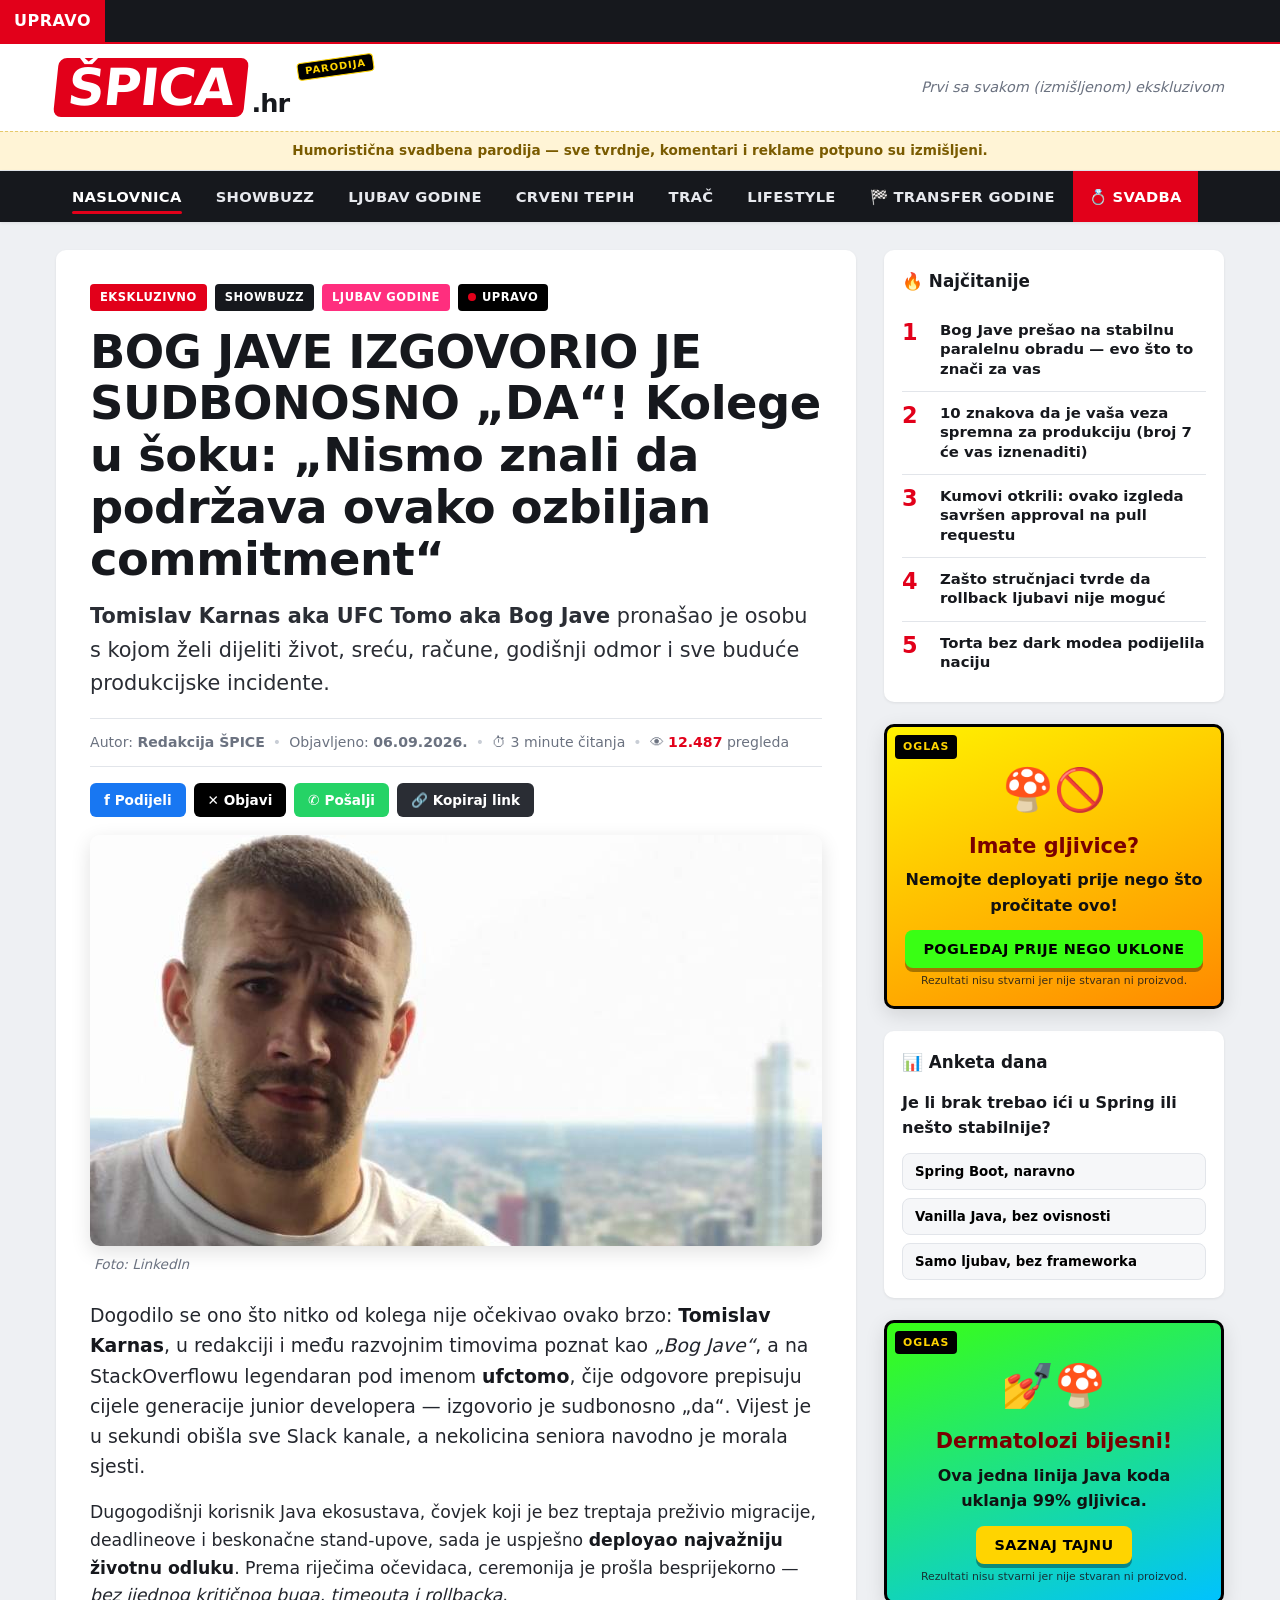
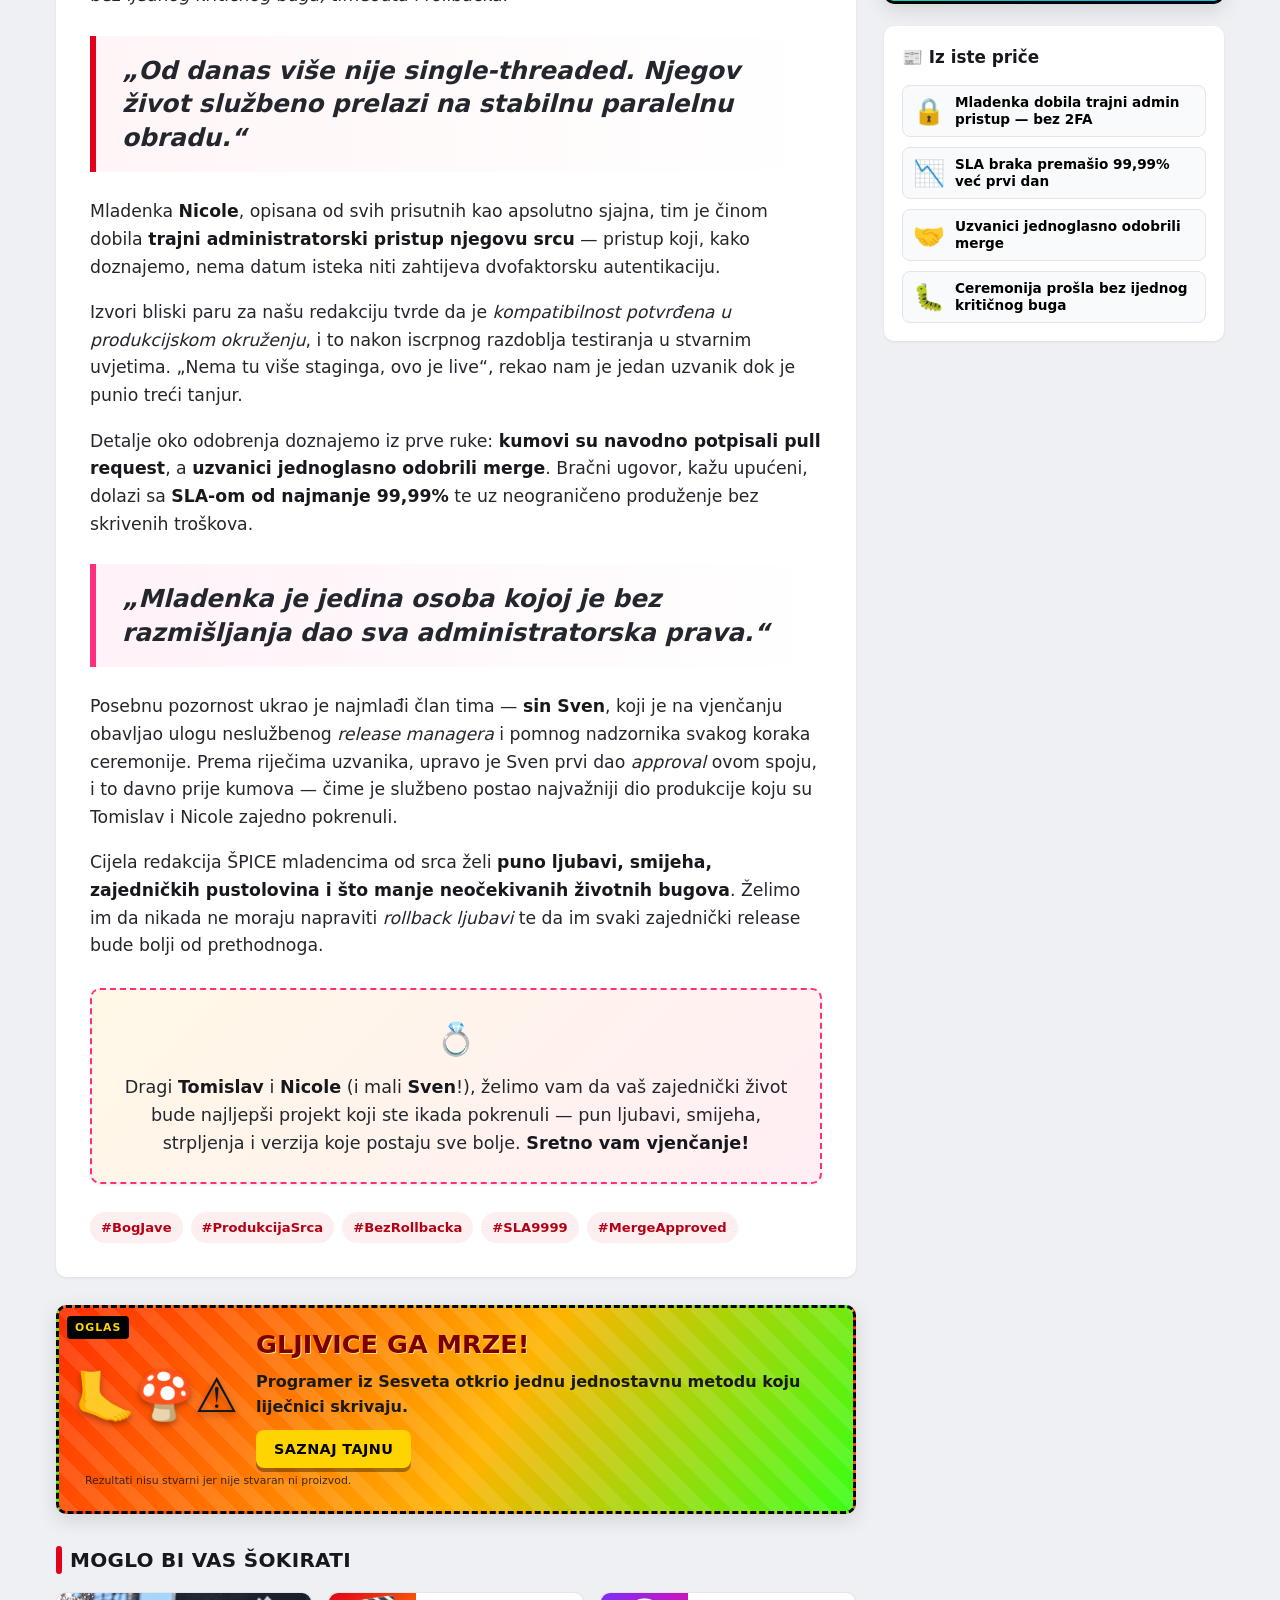
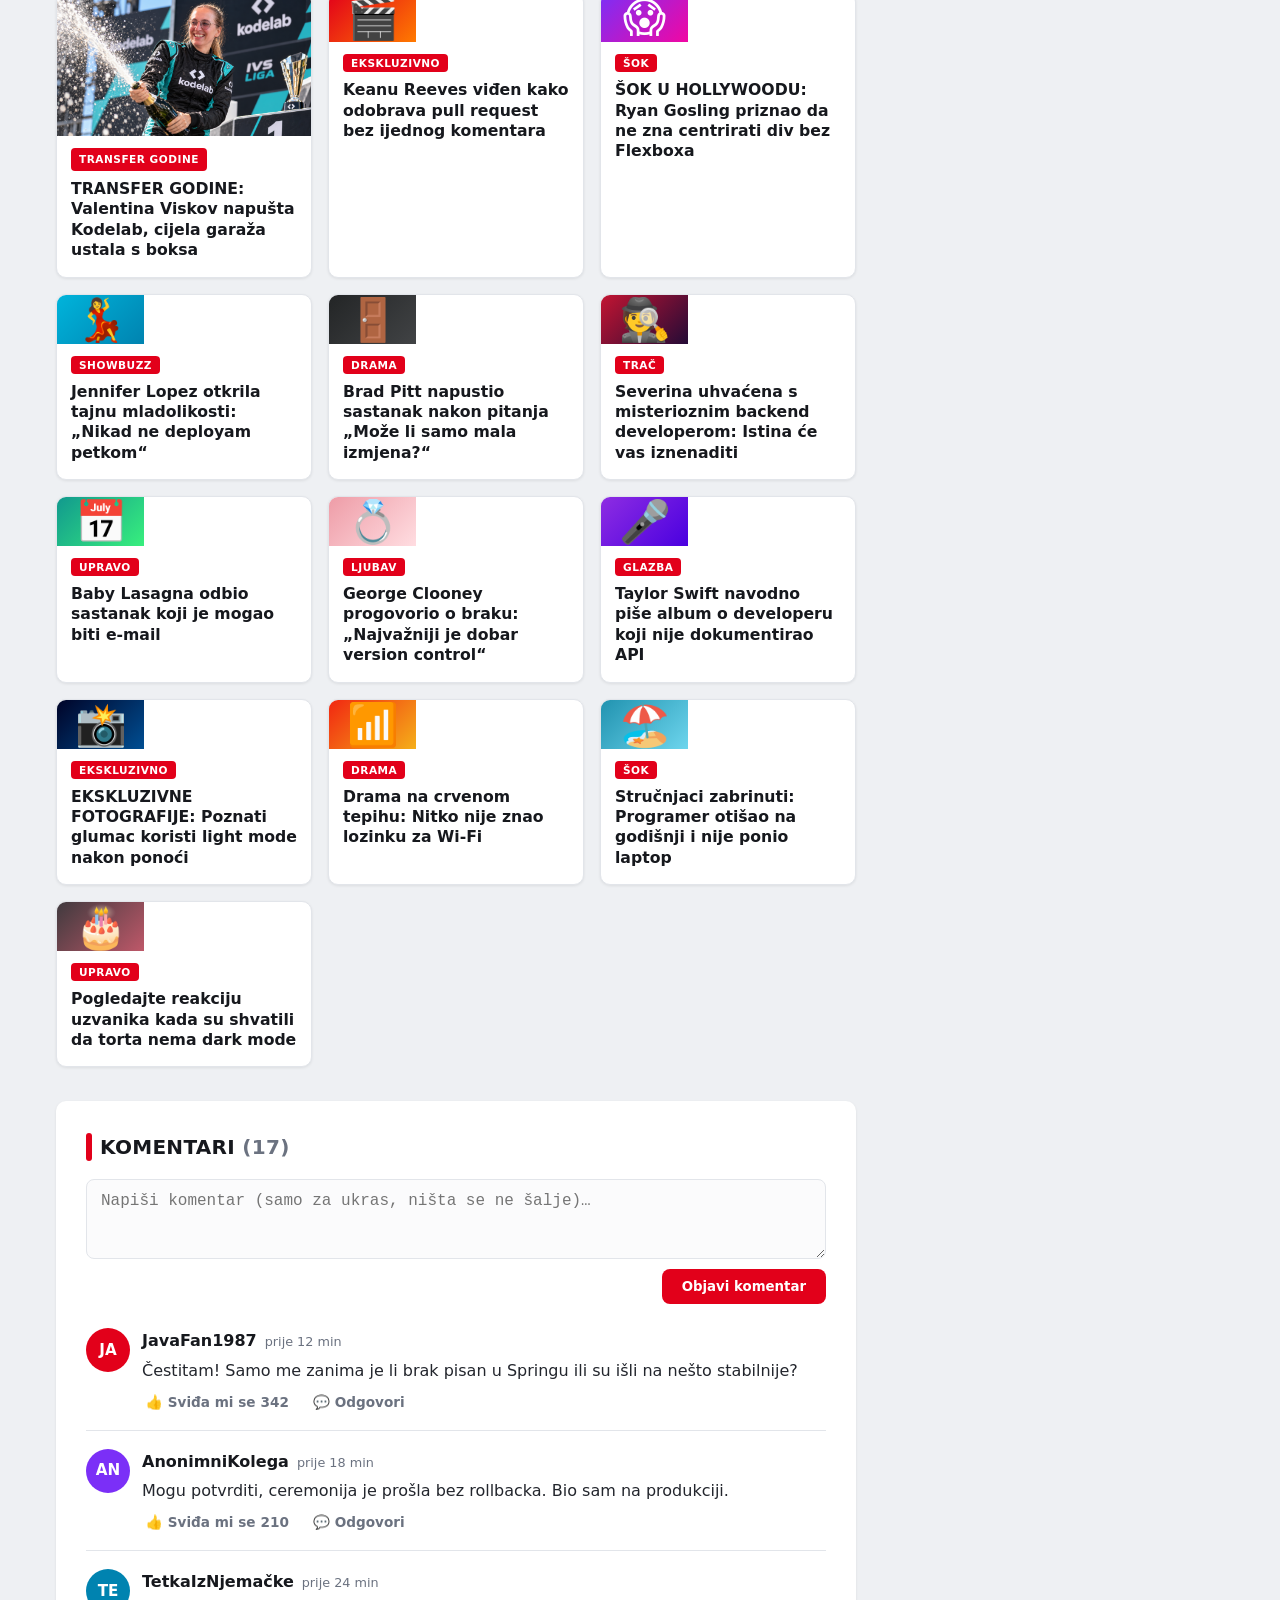
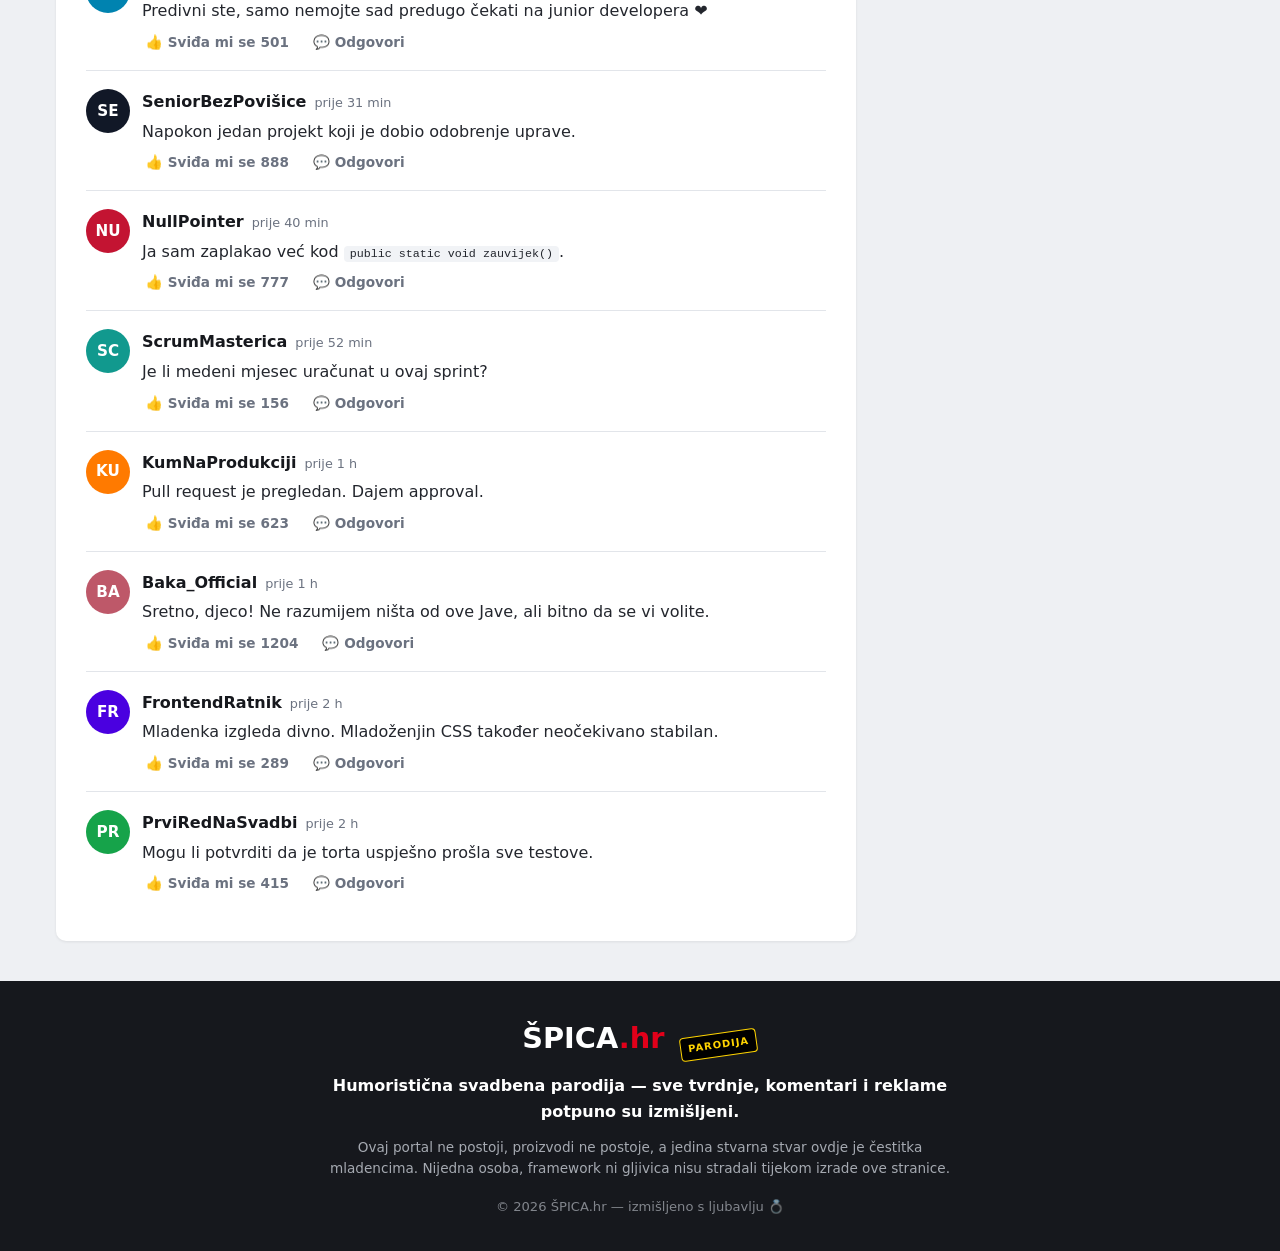
<file: index.html>
<!--
  ============================================================================
  ŠPICA.hr — Humoristična svadbena parodija
  ============================================================================

  >>> OVDJE MIJENJAJ OSOBNE PODATKE <<<

  Sve što trebaš prilagoditi nalazi se između oznaka [[ ... ]] u tekstu.
  Napravi "Find & Replace" u svom uređivaču teksta:

    [[IME_MLADOZENJE]]  ->  ime mladoženje (npr. "Marko Marković")
    [[IME_MLADENKE]]    ->  ime mladenke   (npr. "Ana Anić")
    [[DATUM_VJENCANJA]] ->  datum vjenčanja (npr. "13. rujna 2026.")

  GLAVNA FOTOGRAFIJA:
    Stavi svoju fotografiju u mapu "images" pod nazivom "mladenci.jpg".
    Ako datoteka ne postoji, automatski se prikazuje stilizirani CSS
    placeholder (ništa se neće "slomiti").
    Traži komentar <!-- >>> GLAVNA FOTOGRAFIJA <<< -> niže u kodu.

  OSOBNE ŠALE I DETALJI:
    Slobodno mijenjaj tekst članka, komentare i naslove povezanih vijesti
    kako bi ubacio interne fore specifične za vašu ekipu.

  NAPOMENA: Ovo je parodija. Sve tvrdnje, izjave i reklame su izmišljene.
  ============================================================================
-->
<!DOCTYPE html>
<html lang="hr">
<head>
  <meta charset="UTF-8">
  <meta name="viewport" content="width=device-width, initial-scale=1.0">
  <title>ŠPICA.hr — Bog Jave izgovorio sudbonosno "DA"! | SHOWBUZZ</title>
  <meta name="description" content="Humoristična svadbena parodija. Sve tvrdnje, komentari i reklame potpuno su izmišljeni.">
  <link rel="stylesheet" href="styles.css">
  <link rel="icon" href="data:image/svg+xml,<svg xmlns='http://www.w3.org/2000/svg' viewBox='0 0 100 100'><text y='.9em' font-size='90'>💍</text></svg>">
</head>
<body>

  <!-- ===================== BREAKING NEWS TICKER ===================== -->
  <div class="ticker" role="region" aria-label="Najnovije vijesti">
    <div class="ticker__label">UPRAVO</div>
    <div class="ticker__viewport">
      <div class="ticker__track" id="tickerTrack">
        <span class="ticker__item">UPRAVO: Bog Jave službeno uklonjen s tržišta — stručnjaci tvrde da rollback nije moguć</span>
        <span class="ticker__item">EKSKLUZIVNO: Kumovi potpisali pull request bez ijednog komentara</span>
        <span class="ticker__item">Bračni SLA dosegao rekordnih 99,99% — uzvanici odobrili merge</span>
        <span class="ticker__item">Izvori tvrde: kompatibilnost potvrđena u produkcijskom okruženju</span>
      </div>
    </div>
  </div>

  <!-- ===================== HEADER / LOGO ===================== -->
  <header class="site-header">
    <div class="container site-header__inner">
      <button class="hamburger" id="hamburger" aria-label="Otvori izbornik" aria-expanded="false" aria-controls="mainNav">
        <span></span><span></span><span></span>
      </button>

      <a href="#top" id="top" class="logo" aria-label="ŠPICA.hr naslovnica">
        <span class="logo__mark">ŠPICA</span><span class="logo__dot">.hr</span>
        <span class="logo__parody" title="Ovo je parodija">PARODIJA</span>
      </a>

      <div class="site-header__slogan">Prvi sa svakom (izmišljenom) ekskluzivom</div>
    </div>

    <!-- Napomena o parodiji odmah ispod logotipa -->
    <div class="parody-note">
      Humoristična svadbena parodija — sve tvrdnje, komentari i reklame potpuno su izmišljeni.
    </div>
  </header>

  <!-- ===================== NAVIGACIJA ===================== -->
  <nav class="mainnav" id="mainNav" aria-label="Glavna navigacija">
    <div class="container mainnav__inner">
      <a href="#" class="mainnav__link is-active">Naslovnica</a>
      <a href="#" class="mainnav__link">SHOWBUZZ</a>
      <a href="#" class="mainnav__link">Ljubav godine</a>
      <a href="#" class="mainnav__link">Crveni tepih</a>
      <a href="#" class="mainnav__link">Trač</a>
      <a href="#" class="mainnav__link">Lifestyle</a>
      <a href="valentina.html" class="mainnav__link">🏁 Transfer godine</a>
      <a href="#" class="mainnav__link mainnav__link--hot">💍 Svadba</a>
    </div>
  </nav>

  <!-- ===================== GLAVNI LAYOUT ===================== -->
  <div class="container layout">

    <!-- ========== GLAVNI STUPAC ========== -->
    <main class="content">

      <article class="article">
        <!-- Kategorija / oznake -->
        <div class="badges">
          <span class="badge badge--red">EKSKLUZIVNO</span>
          <span class="badge badge--dark">SHOWBUZZ</span>
          <span class="badge badge--pink">LJUBAV GODINE</span>
          <span class="badge badge--live"><span class="live-dot"></span>UPRAVO</span>
        </div>

        <!-- GLAVNI NASLOV -->
        <h1 class="article__title">
          BOG JAVE IZGOVORIO JE SUDBONOSNO &bdquo;DA&ldquo;! Kolege u šoku:
          &bdquo;Nismo znali da podržava ovako ozbiljan commitment&ldquo;
        </h1>

        <!-- PODNASLOV -->
        <p class="article__subtitle">
          <strong>Tomislav Karnas aka UFC Tomo aka Bog Jave</strong> pronašao je osobu s kojom želi dijeliti
          život, sreću, račune, godišnji odmor i sve buduće produkcijske incidente.
        </p>

        <!-- META PODACI -->
        <div class="article__meta">
          <span class="article__author">Autor: <strong>Redakcija ŠPICE</strong></span>
          <span class="dot-sep">•</span>
          <span>Objavljeno: <strong>06.09.2026.</strong></span>
          <span class="dot-sep">•</span>
          <span>⏱ 3 minute čitanja</span>
          <span class="dot-sep">•</span>
          <span class="views">👁 <strong id="viewCount">12.487</strong> pregleda</span>
        </div>

        <!-- SHARE GUMBI -->
        <div class="share-bar" aria-label="Podijeli članak">
          <button class="share-btn share-btn--fb" data-share>f Podijeli</button>
          <button class="share-btn share-btn--x" data-share>✕ Objavi</button>
          <button class="share-btn share-btn--wa" data-share>✆ Pošalji</button>
          <button class="share-btn share-btn--copy" data-share>🔗 Kopiraj link</button>
        </div>

        <!-- >>> GLAVNA FOTOGRAFIJA <<<
             Stavi datoteku images/mladenci.jpg da se prikaže prava fotografija.
             Ako slike nema, prikazuje se CSS placeholder ispod (onerror). -->
        <figure class="hero-figure">
          <img src="images/mladenci.jpg" alt="Mladenci na svadbenoj ceremoniji"
               class="hero-figure__img"
               onerror="this.classList.add('is-missing'); this.removeAttribute('src');">
          <div class="hero-figure__placeholder" aria-hidden="true">
            <div class="hero-figure__hearts">💍❤️</div>
            <div class="hero-figure__ph-text">MJESTO ZA FOTOGRAFIJU MLADENACA</div>
            <div class="hero-figure__ph-sub">images/mladenci.jpg</div>
          </div>
          <figcaption class="hero-figure__caption">
            Foto: LinkedIn
          </figcaption>
        </figure>

        <!-- TEKST ČLANKA -->
        <div class="article__body">
          <p class="lead">
            Dogodilo se ono što nitko od kolega nije očekivao ovako brzo:
            <strong>Tomislav Karnas</strong>, u redakciji i među razvojnim timovima
            poznat kao <em>&bdquo;Bog Jave&ldquo;</em>, a na StackOverflowu
            legendaran pod imenom <strong>ufctomo</strong>, čije odgovore prepisuju cijele
            generacije junior developera — izgovorio je sudbonosno &bdquo;da&ldquo;. Vijest
            je u sekundi obišla sve Slack kanale, a nekolicina seniora navodno je morala
            sjesti.
          </p>

          <p>
            Dugogodišnji korisnik Java ekosustava, čovjek koji je bez treptaja
            preživio migracije, deadlineove i beskonačne stand-upove, sada je uspješno
            <strong>deployao najvažniju životnu odluku</strong>. Prema riječima očevidaca,
            ceremonija je prošla besprijekorno — <em>bez ijednog kritičnog buga, timeouta
            i rollbacka</em>.
          </p>

          <blockquote class="pullquote">
            &bdquo;Od danas više nije single-threaded. Njegov život službeno prelazi
            na stabilnu paralelnu obradu.&ldquo;
          </blockquote>

          <p>
            Mladenka <strong>Nicole</strong>, opisana od svih prisutnih kao
            apsolutno sjajna, tim je činom dobila <strong>trajni administratorski pristup
            njegovu srcu</strong> — pristup koji, kako doznajemo, nema datum isteka niti
            zahtijeva dvofaktorsku autentikaciju.
          </p>

          <p>
            Izvori bliski paru za našu redakciju tvrde da je <em>kompatibilnost potvrđena
            u produkcijskom okruženju</em>, i to nakon iscrpnog razdoblja testiranja u
            stvarnim uvjetima. &bdquo;Nema tu više staginga, ovo je live&ldquo;, rekao
            nam je jedan uzvanik dok je punio treći tanjur.
          </p>

          <p>
            Detalje oko odobrenja doznajemo iz prve ruke: <strong>kumovi su navodno
            potpisali pull request</strong>, a <strong>uzvanici jednoglasno odobrili
            merge</strong>. Bračni ugovor, kažu upućeni, dolazi sa
            <strong>SLA-om od najmanje 99,99%</strong> te uz neograničeno produženje bez
            skrivenih troškova.
          </p>

          <blockquote class="pullquote pullquote--alt">
            &bdquo;Mladenka je jedina osoba kojoj je bez razmišljanja dao sva
            administratorska prava.&ldquo;
          </blockquote>

          <p>
            Posebnu pozornost ukrao je najmlađi član tima — <strong>sin Sven</strong>,
            koji je na vjenčanju obavljao ulogu neslužbenog <em>release managera</em> i
            pomnog nadzornika svakog koraka ceremonije. Prema riječima uzvanika, upravo je
            Sven prvi dao <em>approval</em> ovom spoju, i to davno prije kumova — čime je
            službeno postao najvažniji dio produkcije koju su Tomislav i Nicole zajedno
            pokrenuli.
          </p>

          <p>
            Cijela redakcija ŠPICE mladencima od srca želi <strong>puno ljubavi, smijeha,
            zajedničkih pustolovina i što manje neočekivanih životnih bugova</strong>.
            Želimo im da nikada ne moraju napraviti <em>rollback ljubavi</em> te da im svaki
            zajednički release bude bolji od prethodnoga.
          </p>

          <!-- TOPLA PORUKA -->
          <div class="wish-box">
            <p>
              Dragi <strong>Tomislav</strong> i <strong>Nicole</strong> (i mali
              <strong>Sven</strong>!), želimo vam da vaš zajednički život bude najljepši
              projekt koji ste ikada pokrenuli — pun ljubavi, smijeha, strpljenja i verzija
              koje postaju sve bolje. <strong>Sretno vam vjenčanje!</strong>
            </p>
          </div>

          <div class="tags-row">
            <span class="tag">#BogJave</span>
            <span class="tag">#ProdukcijaSrca</span>
            <span class="tag">#BezRollbacka</span>
            <span class="tag">#SLA9999</span>
            <span class="tag">#MergeApproved</span>
          </div>
        </div>
      </article>

      <!-- ========== INLINE REKLAMA (GLJIVICE) ========== -->
      <aside class="ad ad--banner ad--fungi" data-ad aria-label="Oglas">
        <span class="ad__flag">OGLAS</span>
        <div class="ad__inner">
          <div class="ad__emoji">🦶🍄⚠️</div>
          <div class="ad__text">
            <h3>GLJIVICE GA MRZE!</h3>
            <p>Programer iz Sesveta otkrio jednu jednostavnu metodu koju liječnici skrivaju.</p>
            <button class="ad__cta" data-ad-cta>SAZNAJ TAJNU</button>
          </div>
        </div>
        <span class="ad__disclaimer">Rezultati nisu stvarni jer nije stvaran ni proizvod.</span>
      </aside>

      <!-- ========== POVEZANI ČLANCI ========== -->
      <section class="related" aria-label="Povezane vijesti">
        <h2 class="section-title">Moglo bi vas šokirati</h2>
        <div class="related__grid" id="relatedGrid">
          <!-- Kartice se generiraju iz script.js (data-modal), a evo i statičnih fallbackova: -->
        </div>
      </section>

      <!-- ========== KOMENTARI ========== -->
      <section class="comments" aria-label="Komentari">
        <h2 class="section-title">Komentari <span class="comments__count">(17)</span></h2>

        <div class="comment-box">
          <textarea class="comment-box__input" placeholder="Napiši komentar (samo za ukras, ništa se ne šalje)…" aria-label="Napiši komentar"></textarea>
          <button class="comment-box__submit" data-fake-submit>Objavi komentar</button>
        </div>

        <ul class="comment-list" id="commentList">
          <!-- Komentari se ubacuju iz script.js -->
        </ul>
      </section>

    </main>

    <!-- ========== SIDEBAR ========== -->
    <aside class="sidebar" aria-label="Bočni stupac">

      <!-- Najčitanije -->
      <div class="widget widget--most-read">
        <h3 class="widget__title">🔥 Najčitanije</h3>
        <ol class="most-read" id="mostRead">
          <!-- popunjava script.js -->
        </ol>
      </div>

      <!-- Reklama gljivice (sidebar) -->
      <aside class="ad ad--box ad--fungi-2" data-ad aria-label="Oglas">
        <span class="ad__flag">OGLAS</span>
        <div class="ad__box-emoji">🍄🚫</div>
        <h4>Imate gljivice?</h4>
        <p>Nemojte deployati prije nego što pročitate ovo!</p>
        <button class="ad__cta ad__cta--green" data-ad-cta>POGLEDAJ PRIJE NEGO UKLONE</button>
        <span class="ad__disclaimer">Rezultati nisu stvarni jer nije stvaran ni proizvod.</span>
      </aside>

      <!-- Anketa -->
      <div class="widget widget--poll">
        <h3 class="widget__title">📊 Anketa dana</h3>
        <p class="poll__q">Je li brak trebao ići u Spring ili nešto stabilnije?</p>
        <div class="poll" id="poll">
          <button class="poll__opt" data-poll="Spring">Spring Boot, naravno</button>
          <button class="poll__opt" data-poll="Vanilla">Vanilla Java, bez ovisnosti</button>
          <button class="poll__opt" data-poll="Ljubav">Samo ljubav, bez frameworka</button>
        </div>
      </div>

      <!-- Reklama gljivice (sidebar 2) -->
      <aside class="ad ad--box ad--fungi-3" data-ad aria-label="Oglas">
        <span class="ad__flag">OGLAS</span>
        <div class="ad__box-emoji">💅🍄</div>
        <h4>Dermatolozi bijesni!</h4>
        <p>Ova jedna linija Java koda uklanja 99% gljivica.</p>
        <button class="ad__cta ad__cta--yellow" data-ad-cta>SAZNAJ TAJNU</button>
        <span class="ad__disclaimer">Rezultati nisu stvarni jer nije stvaran ni proizvod.</span>
      </aside>

      <!-- Male povezane kartice -->
      <div class="widget widget--mini">
        <h3 class="widget__title">📰 Iz iste priče</h3>
        <div class="mini-cards" id="miniCards">
          <!-- popunjava script.js -->
        </div>
      </div>

    </aside>
  </div>

  <!-- ===================== FOOTER ===================== -->
  <footer class="site-footer">
    <div class="container">
      <div class="site-footer__logo">ŠPICA<span>.hr</span> <span class="logo__parody">PARODIJA</span></div>
      <p class="site-footer__disclaimer">
        <strong>Humoristična svadbena parodija — sve tvrdnje, komentari i reklame potpuno su izmišljeni.</strong>
      </p>
      <p class="site-footer__small">
        Ovaj portal ne postoji, proizvodi ne postoje, a jedina stvarna stvar ovdje je čestitka mladencima.
        Nijedna osoba, framework ni gljivica nisu stradali tijekom izrade ove stranice.
      </p>
      <p class="site-footer__copy">© <span id="year"></span> ŠPICA.hr — izmišljeno s ljubavlju 💍</p>
    </div>
  </footer>

  <!-- ===================== MODAL (dummy članci) ===================== -->
  <div class="modal" id="modal" role="dialog" aria-modal="true" aria-labelledby="modalTitle" hidden>
    <div class="modal__backdrop" data-modal-close></div>
    <div class="modal__dialog" role="document">
      <button class="modal__close" data-modal-close aria-label="Zatvori">&times;</button>
      <div class="modal__flag">EKSKLUZIVNO</div>
      <h2 class="modal__title" id="modalTitle">Naslov</h2>
      <div class="modal__emoji">🍽️</div>
      <p class="modal__msg">
        Ova ekskluziva još nije potvrđena jer je naš novinar trenutno na švedskom stolu.
      </p>
      <button class="modal__ok" data-modal-close>U redu, pričekat ću</button>
    </div>
  </div>

  <!-- ===================== POPUP REKLAMA (gljivice) ===================== -->
  <div class="popup" id="popupAd" role="dialog" aria-modal="true" aria-labelledby="popupTitle" hidden>
    <div class="popup__backdrop" data-popup-close></div>
    <div class="popup__dialog">
      <button class="popup__x" data-popup-close aria-label="Zatvori oglas">&times;</button>
      <span class="ad__flag ad__flag--big">OGLAS</span>
      <div class="popup__emoji">🦶🍄🔥</div>
      <h2 class="popup__title" id="popupTitle">Liječnici ostali bez riječi!</h2>
      <p class="popup__text">
        Njegovi nokti nakon samo <strong>jednog sprinta</strong>… nećete vjerovati što se dogodilo.
        Šokantno otkriće: gljivice ne preživljavaju code review!
      </p>
      <button class="popup__cta" data-ad-cta>POGLEDAJ PRIJE NEGO UKLONE</button>
      <button class="popup__decline" data-popup-close>Ne, želim zadržati svoje gljivice</button>
      <span class="ad__disclaimer ad__disclaimer--center">Rezultati nisu stvarni jer nije stvaran ni proizvod.</span>
    </div>
  </div>

  <!-- ===================== TOAST (obavijesti) ===================== -->
  <div class="toast" id="toast" role="status" aria-live="polite" hidden></div>

  <!-- ===================== POVRATAK NA VRH ===================== -->
  <button class="to-top" id="toTop" aria-label="Povratak na vrh" hidden>↑</button>

  <script src="script.js"></script>
</body>
</html>
</file>
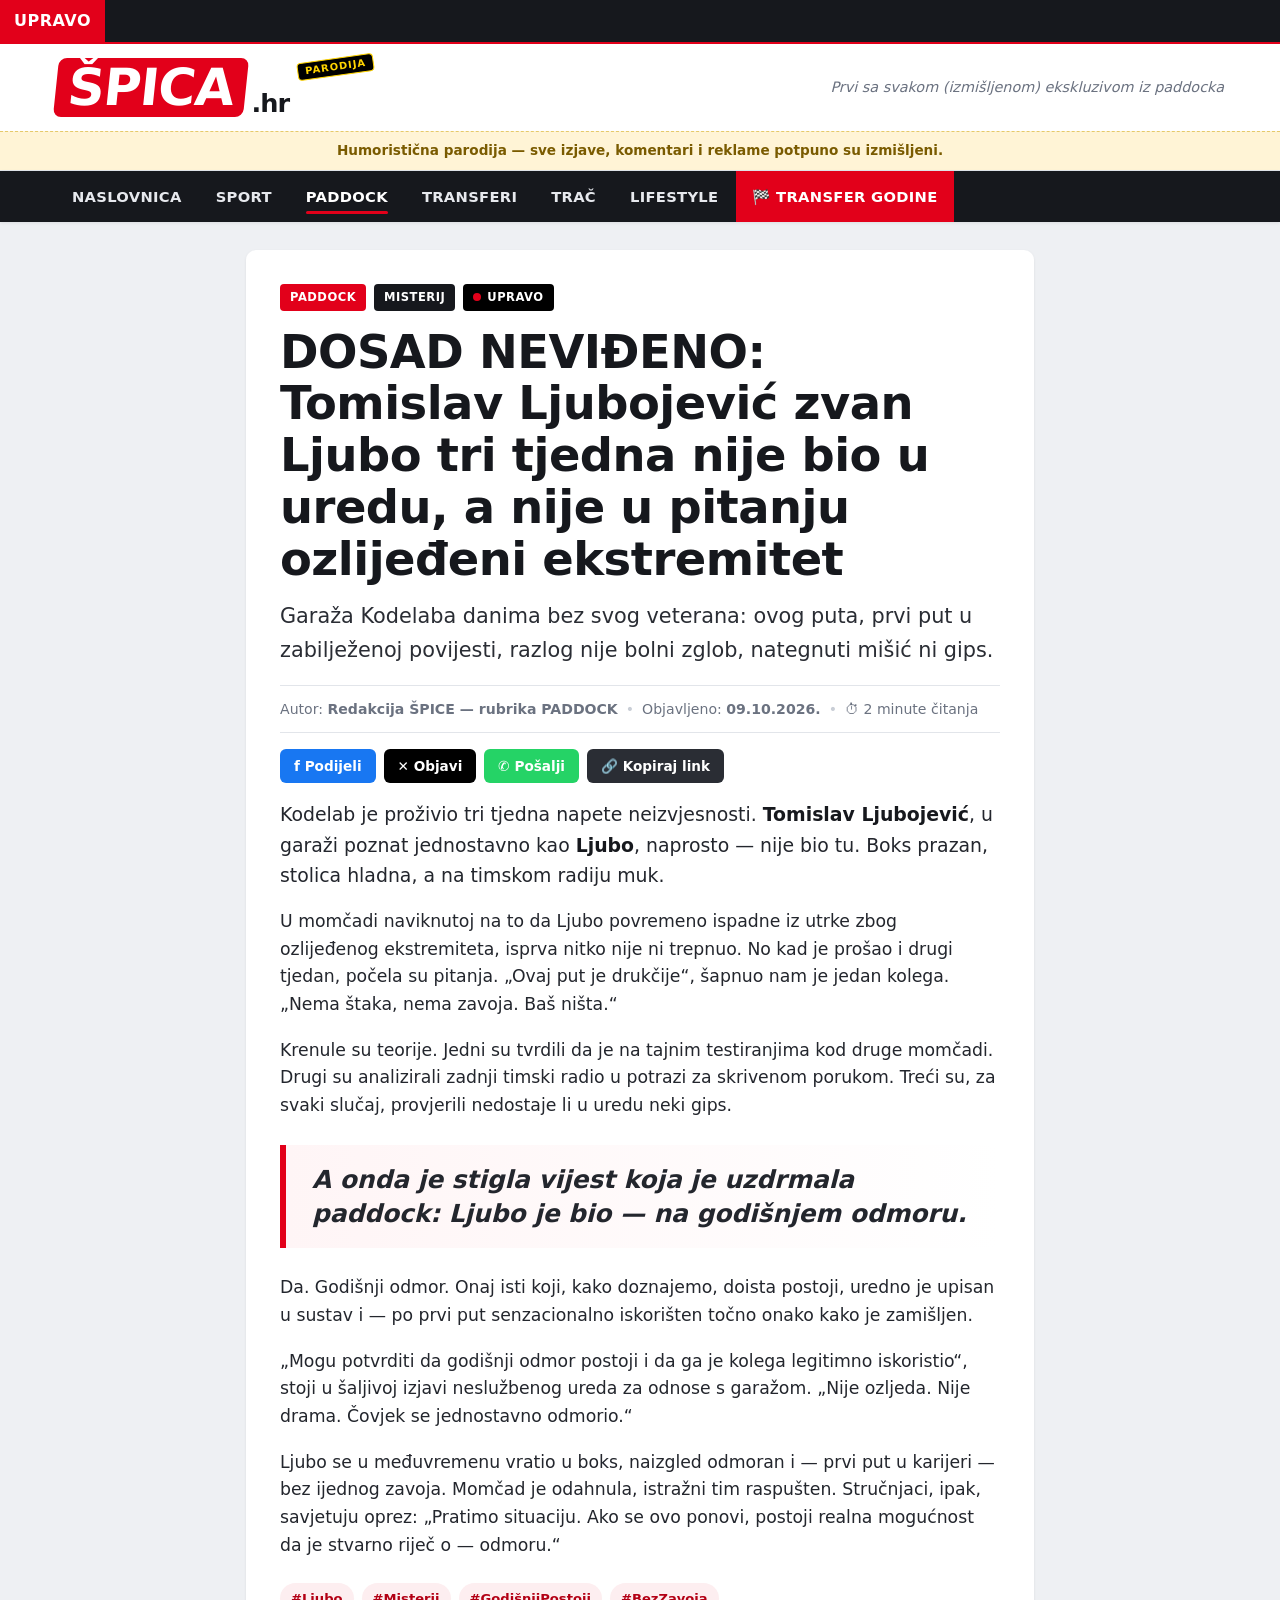
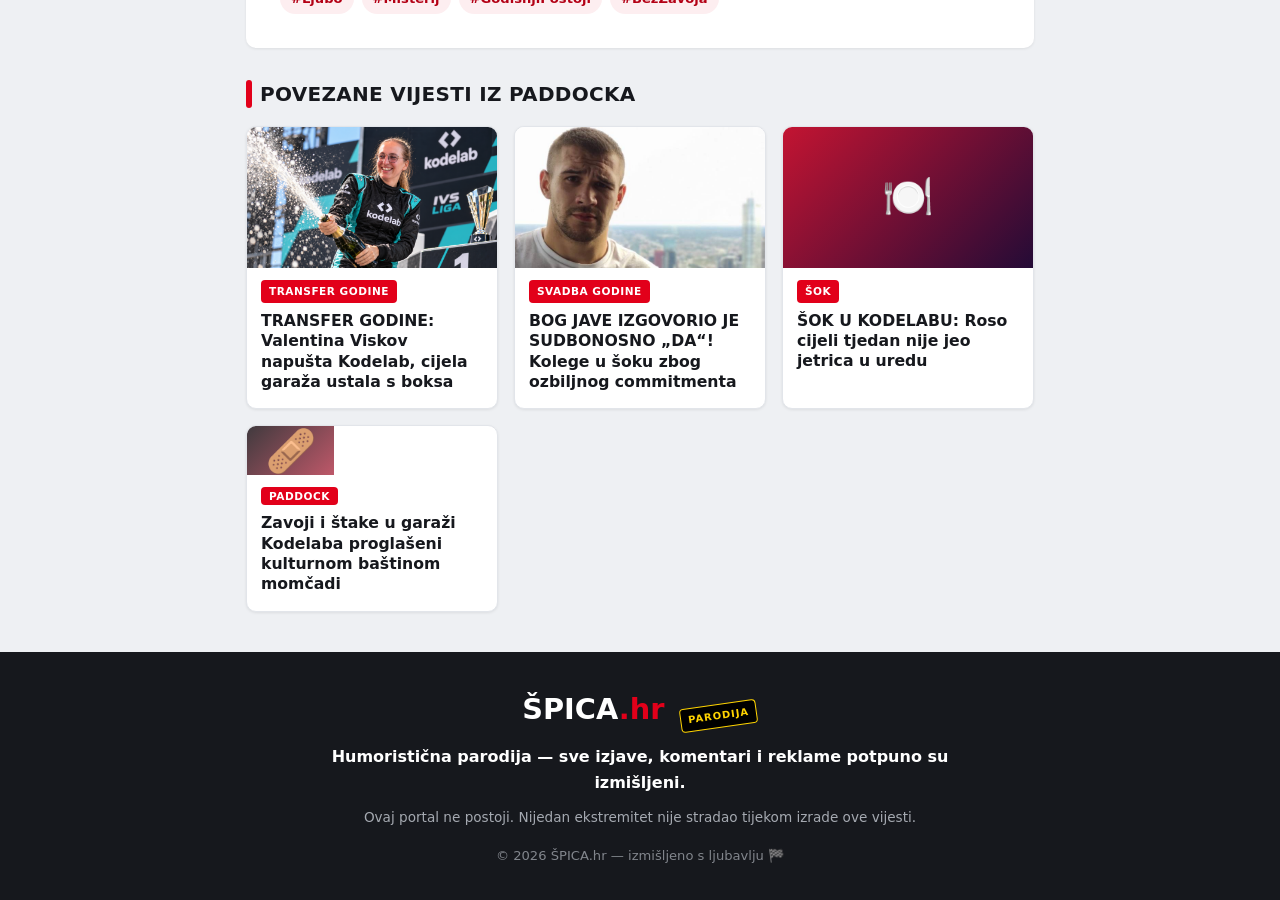
<file: ljubo.html>
<!--
  ============================================================================
  ŠPICA.hr — Humoristična parodija (interni portal Kodelaba)
  ljubo.html — Misterij koji je uzdrmao garažu: Ljubo tri tjedna izvan ureda
  ============================================================================
  NAPOMENA: Ovo je parodija. Sve izjave, komentari i reklame su izmišljeni.
  ============================================================================
-->
<!DOCTYPE html>
<html lang="hr">
<head>
  <meta charset="UTF-8">
  <meta name="viewport" content="width=device-width, initial-scale=1.0">
  <title>ŠPICA.hr — Misterij: Ljubo tri tjedna nije bio u uredu | PADDOCK</title>
  <meta name="description" content="Humoristična parodija. Misterij koji je uzdrmao garažu Kodelaba. Sve izjave potpuno su izmišljene.">
  <link rel="stylesheet" href="styles.css">
  <link rel="icon" href="data:image/svg+xml,<svg xmlns='http://www.w3.org/2000/svg' viewBox='0 0 100 100'><text y='.9em' font-size='90'>🏖️</text></svg>">
</head>
<body>

  <!-- ===================== BREAKING NEWS TICKER ===================== -->
  <div class="ticker" role="region" aria-label="Najnovije vijesti">
    <div class="ticker__label">UPRAVO</div>
    <div class="ticker__viewport">
      <div class="ticker__track" id="tickerTrack">
        <span class="ticker__item">UPRAVO: Ljubo tri tjedna nije viđen u boksu — ovaj put bez štaka i zavoja</span>
        <span class="ticker__item">EKSKLUZIVNO: Istražni tim garaže pregledava zadnji timski radio u potrazi za tragovima</span>
        <span class="ticker__item">Službena potvrda: godišnji odmor doista postoji i upisan je u sustav</span>
        <span class="ticker__item">Stručnjaci savjetuju oprez: moguće je da se — odmorio</span>
      </div>
    </div>
  </div>

  <!-- ===================== HEADER / LOGO ===================== -->
  <header class="site-header">
    <div class="container site-header__inner">
      <button class="hamburger" id="hamburger" aria-label="Otvori izbornik" aria-expanded="false" aria-controls="mainNav">
        <span></span><span></span><span></span>
      </button>

      <a href="valentina.html" id="top" class="logo" aria-label="ŠPICA.hr naslovnica">
        <span class="logo__mark">ŠPICA</span><span class="logo__dot">.hr</span>
        <span class="logo__parody" title="Ovo je parodija">PARODIJA</span>
      </a>

      <div class="site-header__slogan">Prvi sa svakom (izmišljenom) ekskluzivom iz paddocka</div>
    </div>

    <div class="parody-note">
      Humoristična parodija — sve izjave, komentari i reklame potpuno su izmišljeni.
    </div>
  </header>

  <!-- ===================== NAVIGACIJA ===================== -->
  <nav class="mainnav" id="mainNav" aria-label="Glavna navigacija">
    <div class="container mainnav__inner">
      <a href="index.html" class="mainnav__link">Naslovnica</a>
      <a href="valentina.html" class="mainnav__link">SPORT</a>
      <a href="#" class="mainnav__link is-active">Paddock</a>
      <a href="#" class="mainnav__link">Transferi</a>
      <a href="#" class="mainnav__link">Trač</a>
      <a href="#" class="mainnav__link">Lifestyle</a>
      <a href="valentina.html" class="mainnav__link mainnav__link--hot">🏁 Transfer godine</a>
    </div>
  </nav>

  <!-- ===================== GLAVNI LAYOUT (jedan stupac) ===================== -->
  <div class="container layout layout--single">

    <main class="content">

      <article class="article">
        <div class="badges">
          <span class="badge badge--red">PADDOCK</span>
          <span class="badge badge--dark">MISTERIJ</span>
          <span class="badge badge--live"><span class="live-dot"></span>UPRAVO</span>
        </div>

        <h1 class="article__title">
          DOSAD NEVIĐENO: Tomislav Ljubojević zvan Ljubo tri tjedna nije bio u uredu,
          a nije u pitanju ozlijeđeni ekstremitet
        </h1>

        <p class="article__subtitle">
          Garaža Kodelaba danima bez svog veterana: ovog puta, prvi put u zabilježenoj
          povijesti, razlog nije bolni zglob, nategnuti mišić ni gips.
        </p>

        <div class="article__meta">
          <span class="article__author">Autor: <strong>Redakcija ŠPICE — rubrika PADDOCK</strong></span>
          <span class="dot-sep">•</span>
          <span>Objavljeno: <strong>09.10.2026.</strong></span>
          <span class="dot-sep">•</span>
          <span>⏱ 2 minute čitanja</span>
        </div>

        <div class="share-bar" aria-label="Podijeli članak">
          <button class="share-btn share-btn--fb" data-share>f Podijeli</button>
          <button class="share-btn share-btn--x" data-share>✕ Objavi</button>
          <button class="share-btn share-btn--wa" data-share>✆ Pošalji</button>
          <button class="share-btn share-btn--copy" data-share>🔗 Kopiraj link</button>
        </div>

        <div class="article__body">
          <p class="lead">
            Kodelab je proživio tri tjedna napete neizvjesnosti.
            <strong>Tomislav Ljubojević</strong>, u garaži poznat jednostavno kao
            <strong>Ljubo</strong>, naprosto — nije bio tu. Boks prazan, stolica hladna,
            a na timskom radiju muk.
          </p>

          <p>
            U momčadi naviknutoj na to da Ljubo povremeno ispadne iz utrke zbog
            ozlijeđenog ekstremiteta, isprva nitko nije ni trepnuo. No kad je prošao i
            drugi tjedan, počela su pitanja. &bdquo;Ovaj put je drukčije&ldquo;, šapnuo
            nam je jedan kolega. &bdquo;Nema štaka, nema zavoja. Baš ništa.&ldquo;
          </p>

          <p>
            Krenule su teorije. Jedni su tvrdili da je na tajnim testiranjima kod druge
            momčadi. Drugi su analizirali zadnji timski radio u potrazi za skrivenom
            porukom. Treći su, za svaki slučaj, provjerili nedostaje li u uredu neki gips.
          </p>

          <blockquote class="pullquote">
            A onda je stigla vijest koja je uzdrmala paddock: Ljubo je bio — na godišnjem
            odmoru.
          </blockquote>

          <p>
            Da. Godišnji odmor. Onaj isti koji, kako doznajemo, doista postoji, uredno je
            upisan u sustav i — po prvi put senzacionalno iskorišten točno onako kako je
            zamišljen.
          </p>

          <p>
            &bdquo;Mogu potvrditi da godišnji odmor postoji i da ga je kolega legitimno
            iskoristio&ldquo;, stoji u šaljivoj izjavi neslužbenog ureda za odnose s
            garažom. &bdquo;Nije ozljeda. Nije drama. Čovjek se jednostavno odmorio.&ldquo;
          </p>

          <p>
            Ljubo se u međuvremenu vratio u boks, naizgled odmoran i — prvi put u karijeri
            — bez ijednog zavoja. Momčad je odahnula, istražni tim raspušten. Stručnjaci,
            ipak, savjetuju oprez: &bdquo;Pratimo situaciju. Ako se ovo ponovi, postoji
            realna mogućnost da je stvarno riječ o — odmoru.&ldquo;
          </p>

          <div class="tags-row">
            <span class="tag">#Ljubo</span>
            <span class="tag">#Misterij</span>
            <span class="tag">#GodišnjiPostoji</span>
            <span class="tag">#BezZavoja</span>
          </div>
        </div>
      </article>

      <!-- ========== POVEZANE VIJESTI IZ PADDOCKA ========== -->
      <section class="related" aria-label="Povezane vijesti iz paddocka">
        <h2 class="section-title">Povezane vijesti iz paddocka</h2>
        <div class="related__grid" id="relatedGrid"></div>
      </section>

    </main>
  </div>

  <!-- ===================== FOOTER ===================== -->
  <footer class="site-footer">
    <div class="container">
      <div class="site-footer__logo">ŠPICA<span>.hr</span> <span class="logo__parody">PARODIJA</span></div>
      <p class="site-footer__disclaimer">
        <strong>Humoristična parodija — sve izjave, komentari i reklame potpuno su izmišljeni.</strong>
      </p>
      <p class="site-footer__small">
        Ovaj portal ne postoji. Nijedan ekstremitet nije stradao tijekom izrade ove vijesti.
      </p>
      <p class="site-footer__copy">© <span id="year"></span> ŠPICA.hr — izmišljeno s ljubavlju 🏁</p>
    </div>
  </footer>

  <!-- ===================== MODAL (dummy članci) ===================== -->
  <div class="modal" id="modal" role="dialog" aria-modal="true" aria-labelledby="modalTitle" hidden>
    <div class="modal__backdrop" data-modal-close></div>
    <div class="modal__dialog" role="document">
      <button class="modal__close" data-modal-close aria-label="Zatvori">&times;</button>
      <div class="modal__flag">EKSKLUZIVNO</div>
      <h2 class="modal__title" id="modalTitle">Naslov</h2>
      <div class="modal__emoji">🏎️</div>
      <p class="modal__msg">
        Ova vijest iz paddocka još nije službeno potvrđena — naš reporter trenutno je zaglavio u pit laneu.
      </p>
      <button class="modal__ok" data-modal-close>U redu, pričekat ću</button>
    </div>
  </div>

  <!-- ===================== TOAST + POVRATAK NA VRH ===================== -->
  <div class="toast" id="toast" role="status" aria-live="polite" hidden></div>
  <button class="to-top" id="toTop" aria-label="Povratak na vrh" hidden>↑</button>

  <!-- ===================== PODACI OVE STRANICE ===================== -->
  <script>
    window.SPICA_DATA = {
      modalMsg: "Ova vijest iz paddocka još nije službeno potvrđena — naš reporter trenutno je zaglavio u pit laneu.",
      related: [
        { flag: "TRANSFER GODINE", href: "valentina.html", img: "images/valentina.png",
          title: "TRANSFER GODINE: Valentina Viskov napušta Kodelab, cijela garaža ustala s boksa" },
        { flag: "SVADBA GODINE", href: "index.html", img: "images/mladenci.jpg",
          title: "BOG JAVE IZGOVORIO JE SUDBONOSNO „DA“! Kolege u šoku zbog ozbiljnog commitmenta" },
        { flag: "ŠOK", href: "roso.html", ico: "🍽️", grad: "linear-gradient(135deg,#c31432,#240b36)",
          title: "ŠOK U KODELABU: Roso cijeli tjedan nije jeo jetrica u uredu" },
        { flag: "PADDOCK", ico: "🩹", grad: "linear-gradient(135deg,#403a3e,#be5869)",
          title: "Zavoji i štake u garaži Kodelaba proglašeni kulturnom baštinom momčadi" }
      ]
    };
  </script>
  <script src="script.js"></script>
</body>
</html>
</file>
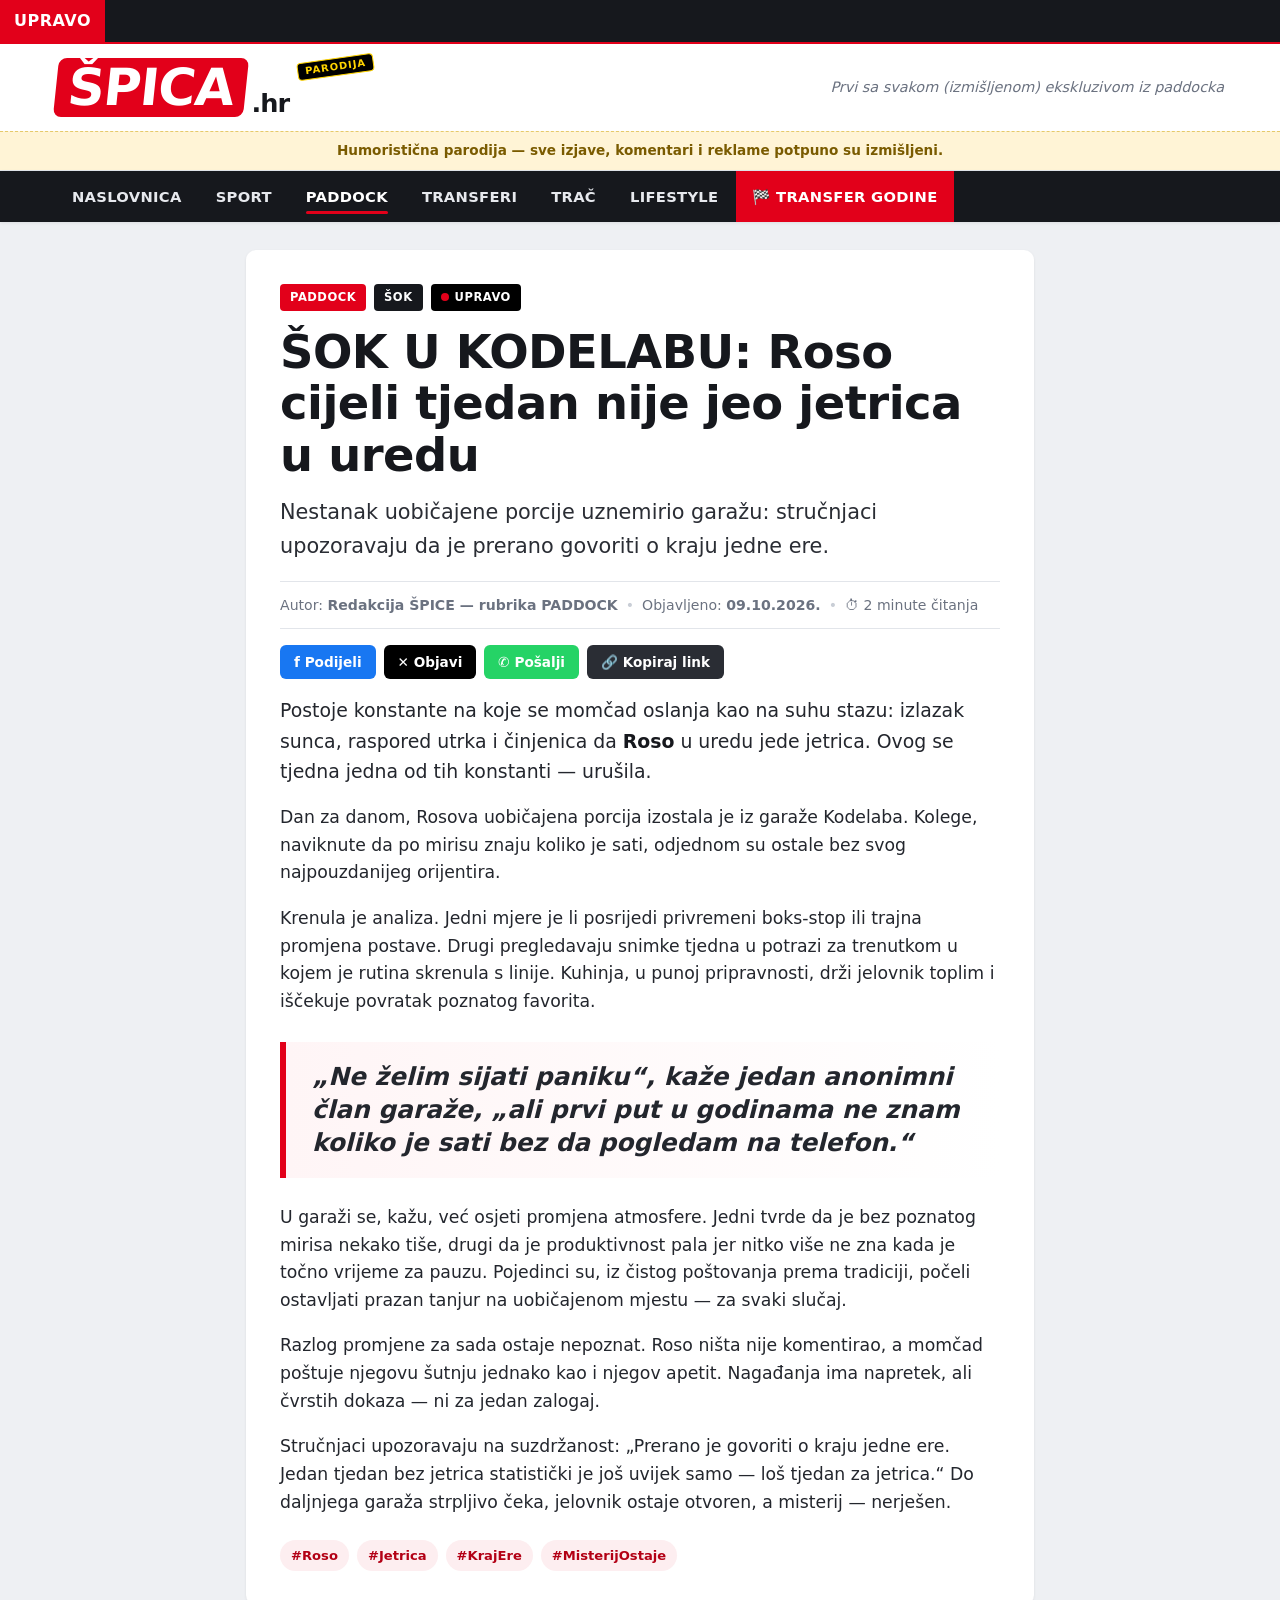
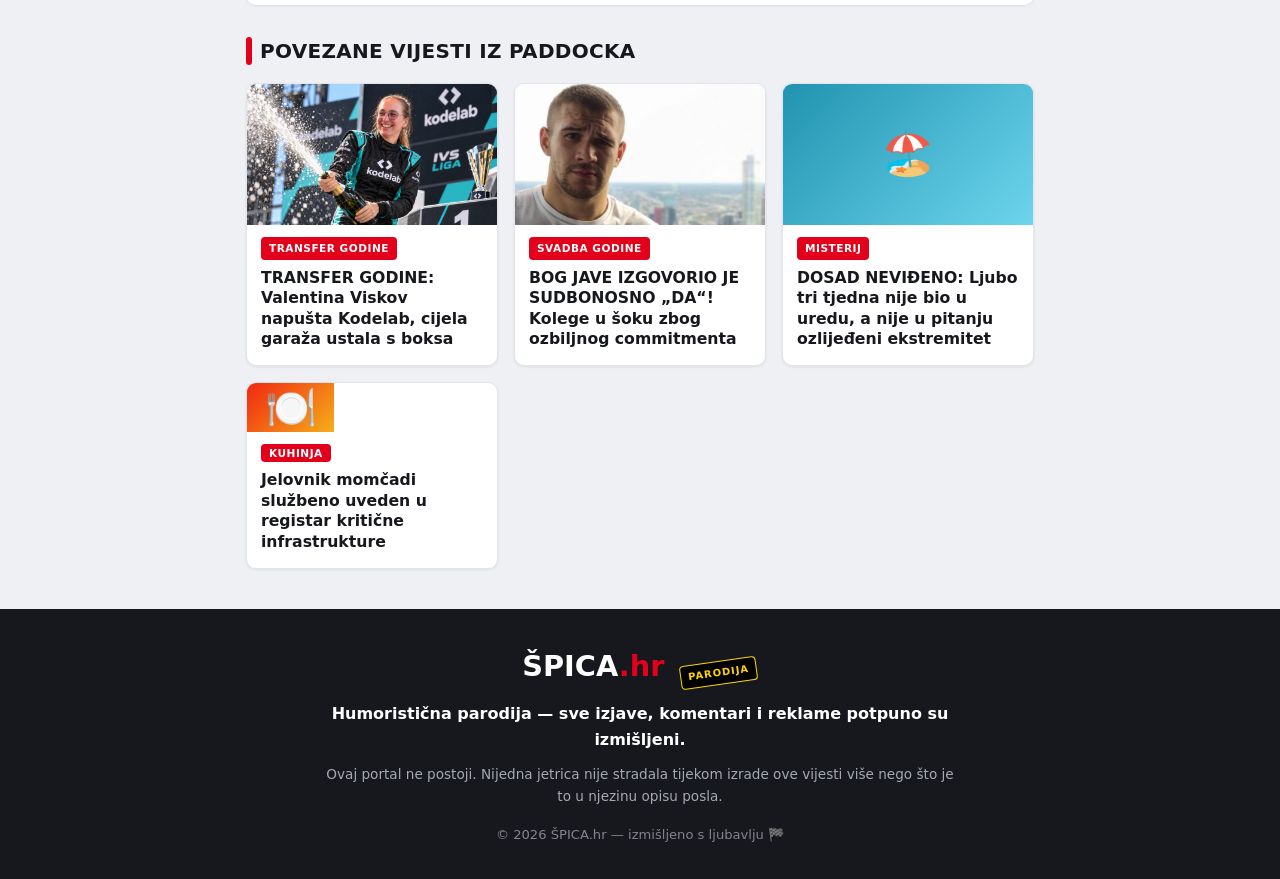
<file: roso.html>
<!--
  ============================================================================
  ŠPICA.hr — Humoristična parodija (interni portal Kodelaba)
  roso.html — Nezabilježen poremećaj u rutini momčadi: Roso i jetrica
  ============================================================================
  NAPOMENA: Ovo je parodija. Sve izjave, komentari i reklame su izmišljeni.
  ============================================================================
-->
<!DOCTYPE html>
<html lang="hr">
<head>
  <meta charset="UTF-8">
  <meta name="viewport" content="width=device-width, initial-scale=1.0">
  <title>ŠPICA.hr — Šok u Kodelabu: Roso cijeli tjedan bez jetrica | PADDOCK</title>
  <meta name="description" content="Humoristična parodija. Nezabilježen poremećaj u rutini momčadi Kodelab. Sve izjave potpuno su izmišljene.">
  <link rel="stylesheet" href="styles.css">
  <link rel="icon" href="data:image/svg+xml,<svg xmlns='http://www.w3.org/2000/svg' viewBox='0 0 100 100'><text y='.9em' font-size='90'>🍽️</text></svg>">
</head>
<body>

  <!-- ===================== BREAKING NEWS TICKER ===================== -->
  <div class="ticker" role="region" aria-label="Najnovije vijesti">
    <div class="ticker__label">UPRAVO</div>
    <div class="ticker__viewport">
      <div class="ticker__track" id="tickerTrack">
        <span class="ticker__item">UPRAVO: Rosova uobičajena porcija jetrica cijeli tjedan izostaje iz garaže</span>
        <span class="ticker__item">EKSKLUZIVNO: Kuhinja u punoj pripravnosti, jelovnik ostaje topao</span>
        <span class="ticker__item">Stručnjaci upozoravaju: prerano je govoriti o kraju jedne ere</span>
        <span class="ticker__item">Momčad ostala bez pouzdanog orijentira za točno vrijeme</span>
      </div>
    </div>
  </div>

  <!-- ===================== HEADER / LOGO ===================== -->
  <header class="site-header">
    <div class="container site-header__inner">
      <button class="hamburger" id="hamburger" aria-label="Otvori izbornik" aria-expanded="false" aria-controls="mainNav">
        <span></span><span></span><span></span>
      </button>

      <a href="valentina.html" id="top" class="logo" aria-label="ŠPICA.hr naslovnica">
        <span class="logo__mark">ŠPICA</span><span class="logo__dot">.hr</span>
        <span class="logo__parody" title="Ovo je parodija">PARODIJA</span>
      </a>

      <div class="site-header__slogan">Prvi sa svakom (izmišljenom) ekskluzivom iz paddocka</div>
    </div>

    <div class="parody-note">
      Humoristična parodija — sve izjave, komentari i reklame potpuno su izmišljeni.
    </div>
  </header>

  <!-- ===================== NAVIGACIJA ===================== -->
  <nav class="mainnav" id="mainNav" aria-label="Glavna navigacija">
    <div class="container mainnav__inner">
      <a href="index.html" class="mainnav__link">Naslovnica</a>
      <a href="valentina.html" class="mainnav__link">SPORT</a>
      <a href="#" class="mainnav__link is-active">Paddock</a>
      <a href="#" class="mainnav__link">Transferi</a>
      <a href="#" class="mainnav__link">Trač</a>
      <a href="#" class="mainnav__link">Lifestyle</a>
      <a href="valentina.html" class="mainnav__link mainnav__link--hot">🏁 Transfer godine</a>
    </div>
  </nav>

  <!-- ===================== GLAVNI LAYOUT (jedan stupac) ===================== -->
  <div class="container layout layout--single">

    <main class="content">

      <article class="article">
        <div class="badges">
          <span class="badge badge--red">PADDOCK</span>
          <span class="badge badge--dark">ŠOK</span>
          <span class="badge badge--live"><span class="live-dot"></span>UPRAVO</span>
        </div>

        <h1 class="article__title">
          ŠOK U KODELABU: Roso cijeli tjedan nije jeo jetrica u uredu
        </h1>

        <p class="article__subtitle">
          Nestanak uobičajene porcije uznemirio garažu: stručnjaci upozoravaju da je
          prerano govoriti o kraju jedne ere.
        </p>

        <div class="article__meta">
          <span class="article__author">Autor: <strong>Redakcija ŠPICE — rubrika PADDOCK</strong></span>
          <span class="dot-sep">•</span>
          <span>Objavljeno: <strong>09.10.2026.</strong></span>
          <span class="dot-sep">•</span>
          <span>⏱ 2 minute čitanja</span>
        </div>

        <div class="share-bar" aria-label="Podijeli članak">
          <button class="share-btn share-btn--fb" data-share>f Podijeli</button>
          <button class="share-btn share-btn--x" data-share>✕ Objavi</button>
          <button class="share-btn share-btn--wa" data-share>✆ Pošalji</button>
          <button class="share-btn share-btn--copy" data-share>🔗 Kopiraj link</button>
        </div>

        <div class="article__body">
          <p class="lead">
            Postoje konstante na koje se momčad oslanja kao na suhu stazu: izlazak sunca,
            raspored utrka i činjenica da <strong>Roso</strong> u uredu jede jetrica.
            Ovog se tjedna jedna od tih konstanti — urušila.
          </p>

          <p>
            Dan za danom, Rosova uobičajena porcija izostala je iz garaže Kodelaba.
            Kolege, naviknute da po mirisu znaju koliko je sati, odjednom su ostale bez
            svog najpouzdanijeg orijentira.
          </p>

          <p>
            Krenula je analiza. Jedni mjere je li posrijedi privremeni boks-stop ili
            trajna promjena postave. Drugi pregledavaju snimke tjedna u potrazi za
            trenutkom u kojem je rutina skrenula s linije. Kuhinja, u punoj pripravnosti,
            drži jelovnik toplim i iščekuje povratak poznatog favorita.
          </p>

          <blockquote class="pullquote">
            &bdquo;Ne želim sijati paniku&ldquo;, kaže jedan anonimni član garaže,
            &bdquo;ali prvi put u godinama ne znam koliko je sati bez da pogledam na
            telefon.&ldquo;
          </blockquote>

          <p>
            U garaži se, kažu, već osjeti promjena atmosfere. Jedni tvrde da je bez
            poznatog mirisa nekako tiše, drugi da je produktivnost pala jer nitko više ne
            zna kada je točno vrijeme za pauzu. Pojedinci su, iz čistog poštovanja prema
            tradiciji, počeli ostavljati prazan tanjur na uobičajenom mjestu — za svaki
            slučaj.
          </p>

          <p>
            Razlog promjene za sada ostaje nepoznat. Roso ništa nije komentirao, a momčad
            poštuje njegovu šutnju jednako kao i njegov apetit. Nagađanja ima napretek, ali
            čvrstih dokaza — ni za jedan zalogaj.
          </p>

          <p>
            Stručnjaci upozoravaju na suzdržanost: &bdquo;Prerano je govoriti o kraju jedne
            ere. Jedan tjedan bez jetrica statistički je još uvijek samo — loš tjedan za
            jetrica.&ldquo; Do daljnjega garaža strpljivo čeka, jelovnik ostaje otvoren, a
            misterij — nerješen.
          </p>

          <div class="tags-row">
            <span class="tag">#Roso</span>
            <span class="tag">#Jetrica</span>
            <span class="tag">#KrajEre</span>
            <span class="tag">#MisterijOstaje</span>
          </div>
        </div>
      </article>

      <!-- ========== POVEZANE VIJESTI IZ PADDOCKA ========== -->
      <section class="related" aria-label="Povezane vijesti iz paddocka">
        <h2 class="section-title">Povezane vijesti iz paddocka</h2>
        <div class="related__grid" id="relatedGrid"></div>
      </section>

    </main>
  </div>

  <!-- ===================== FOOTER ===================== -->
  <footer class="site-footer">
    <div class="container">
      <div class="site-footer__logo">ŠPICA<span>.hr</span> <span class="logo__parody">PARODIJA</span></div>
      <p class="site-footer__disclaimer">
        <strong>Humoristična parodija — sve izjave, komentari i reklame potpuno su izmišljeni.</strong>
      </p>
      <p class="site-footer__small">
        Ovaj portal ne postoji. Nijedna jetrica nije stradala tijekom izrade ove vijesti
        više nego što je to u njezinu opisu posla.
      </p>
      <p class="site-footer__copy">© <span id="year"></span> ŠPICA.hr — izmišljeno s ljubavlju 🏁</p>
    </div>
  </footer>

  <!-- ===================== MODAL (dummy članci) ===================== -->
  <div class="modal" id="modal" role="dialog" aria-modal="true" aria-labelledby="modalTitle" hidden>
    <div class="modal__backdrop" data-modal-close></div>
    <div class="modal__dialog" role="document">
      <button class="modal__close" data-modal-close aria-label="Zatvori">&times;</button>
      <div class="modal__flag">EKSKLUZIVNO</div>
      <h2 class="modal__title" id="modalTitle">Naslov</h2>
      <div class="modal__emoji">🏎️</div>
      <p class="modal__msg">
        Ova vijest iz paddocka još nije službeno potvrđena — naš reporter trenutno je zaglavio u pit laneu.
      </p>
      <button class="modal__ok" data-modal-close>U redu, pričekat ću</button>
    </div>
  </div>

  <!-- ===================== TOAST + POVRATAK NA VRH ===================== -->
  <div class="toast" id="toast" role="status" aria-live="polite" hidden></div>
  <button class="to-top" id="toTop" aria-label="Povratak na vrh" hidden>↑</button>

  <!-- ===================== PODACI OVE STRANICE ===================== -->
  <script>
    window.SPICA_DATA = {
      modalMsg: "Ova vijest iz paddocka još nije službeno potvrđena — naš reporter trenutno je zaglavio u pit laneu.",
      related: [
        { flag: "TRANSFER GODINE", href: "valentina.html", img: "images/valentina.png",
          title: "TRANSFER GODINE: Valentina Viskov napušta Kodelab, cijela garaža ustala s boksa" },
        { flag: "SVADBA GODINE", href: "index.html", img: "images/mladenci.jpg",
          title: "BOG JAVE IZGOVORIO JE SUDBONOSNO „DA“! Kolege u šoku zbog ozbiljnog commitmenta" },
        { flag: "MISTERIJ", href: "ljubo.html", ico: "🏖️", grad: "linear-gradient(135deg,#2193b0,#6dd5ed)",
          title: "DOSAD NEVIĐENO: Ljubo tri tjedna nije bio u uredu, a nije u pitanju ozlijeđeni ekstremitet" },
        { flag: "KUHINJA", ico: "🍽️", grad: "linear-gradient(135deg,#f12711,#f5af19)",
          title: "Jelovnik momčadi službeno uveden u registar kritične infrastrukture" }
      ]
    };
  </script>
  <script src="script.js"></script>
</body>
</html>
</file>
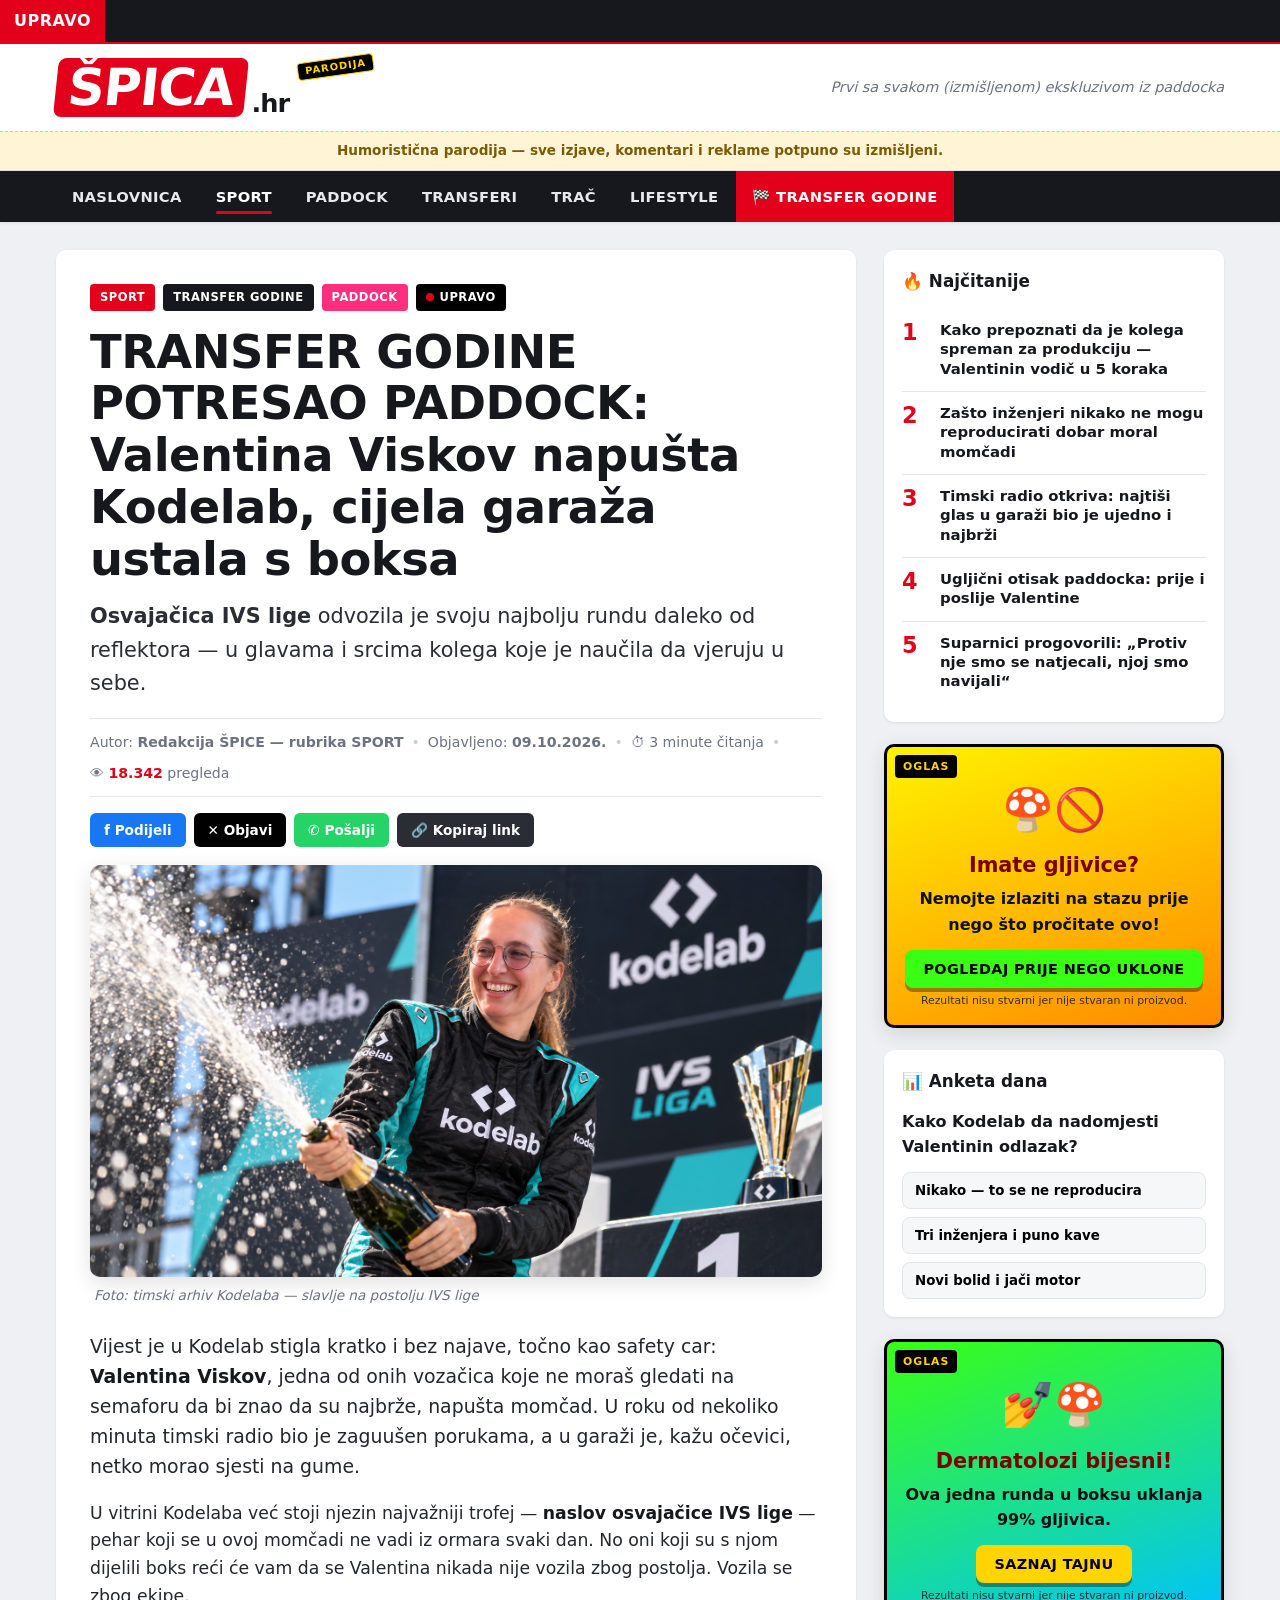
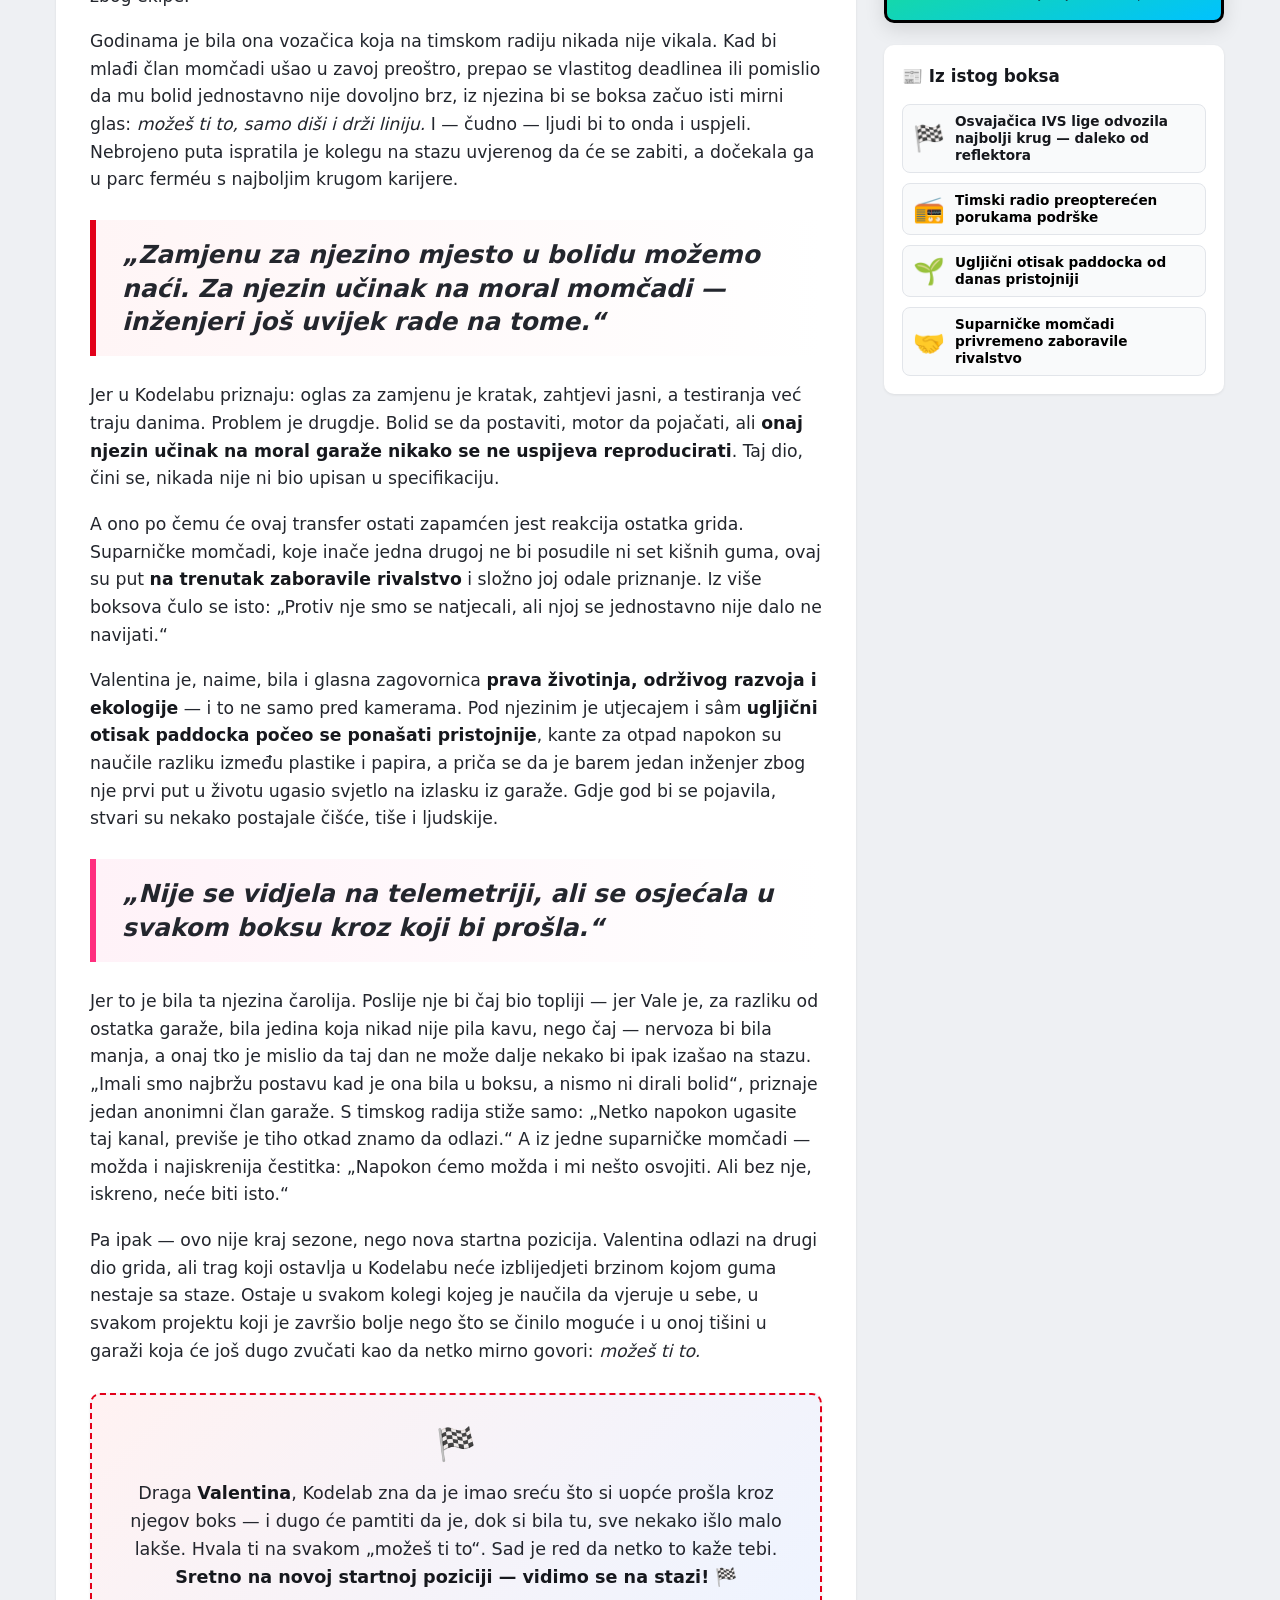
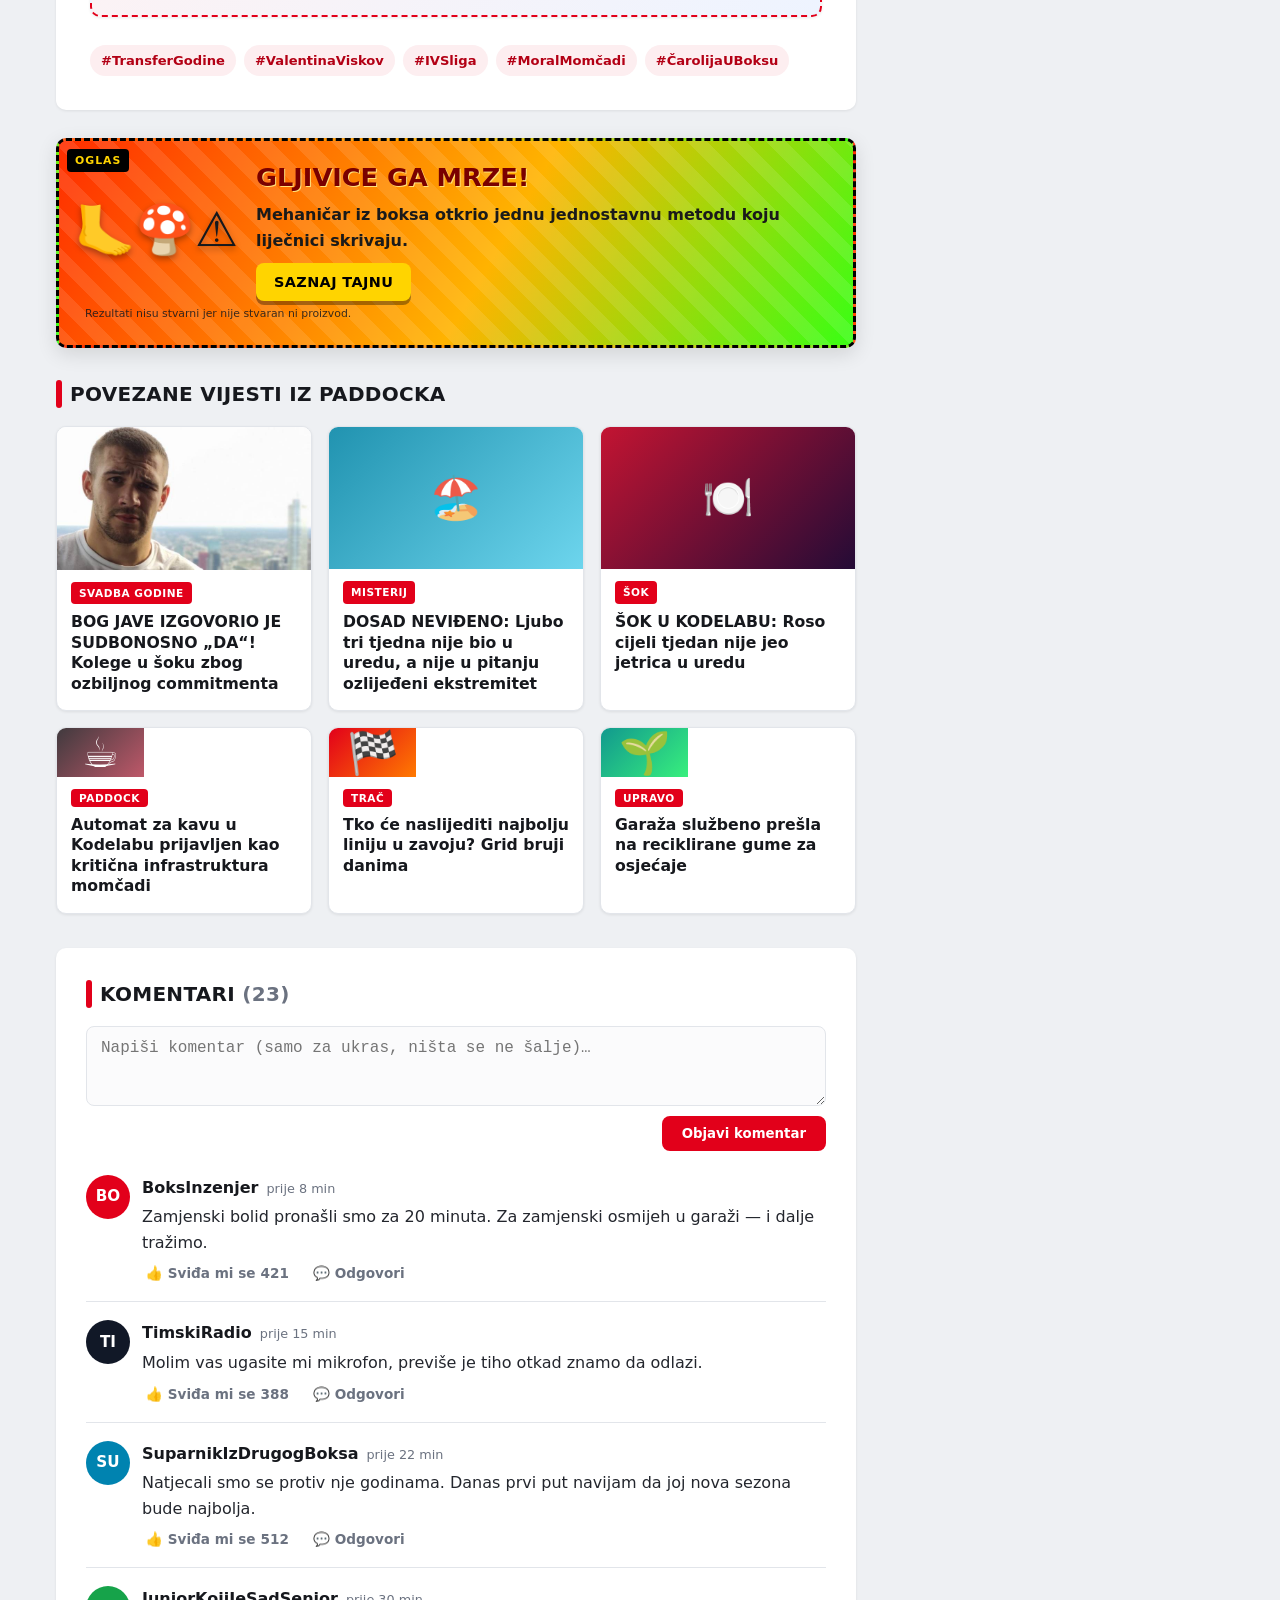
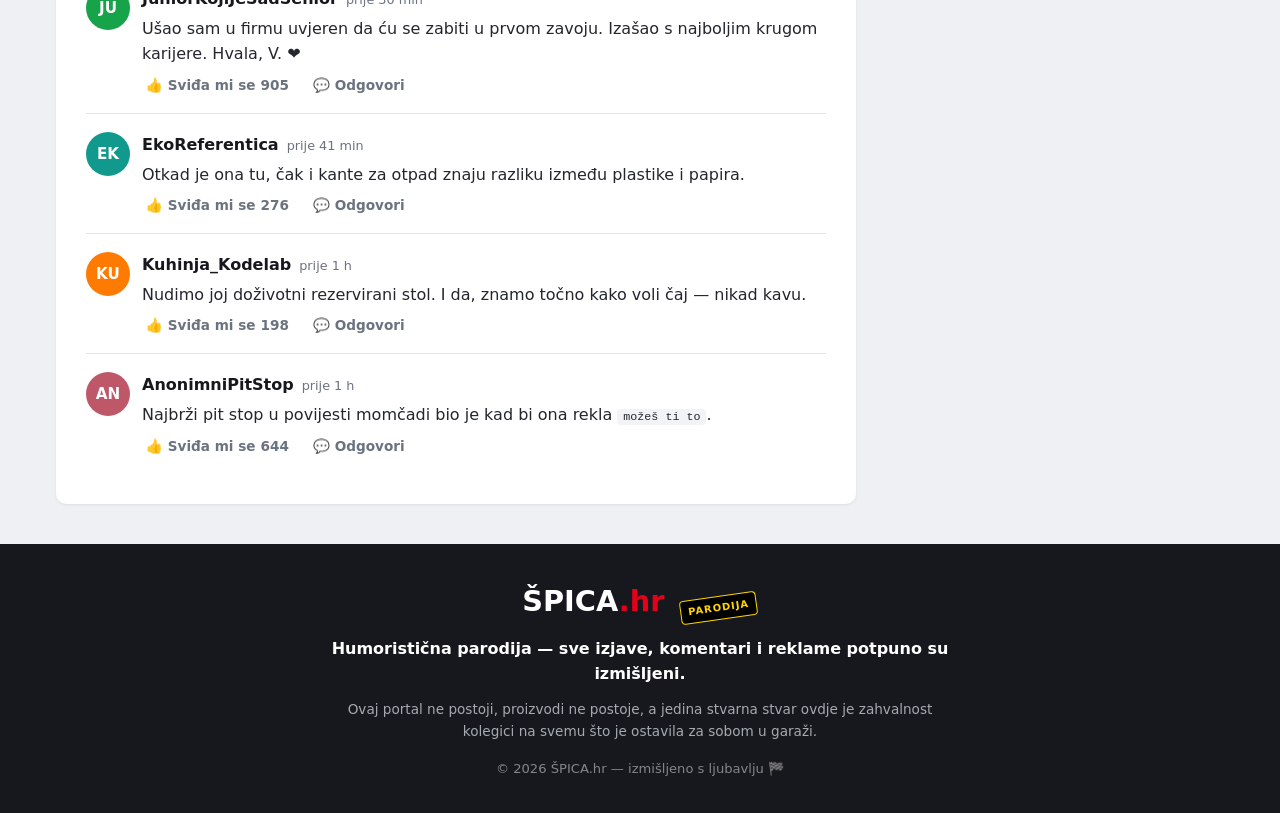
<file: valentina.html>
<!--
  ============================================================================
  ŠPICA.hr — Humoristična parodija (interni portal Kodelaba)
  valentina.html — Transfer godine: oproštaj kolegici Valentini Viskov
  ============================================================================
  NAPOMENA: Ovo je parodija. Sve izjave, komentari i reklame su izmišljeni.
  Fotografija (ako se doda): images/valentina.jpg — inače se prikazuje
  stilizirani CSS placeholder.
  ============================================================================
-->
<!DOCTYPE html>
<html lang="hr">
<head>
  <meta charset="UTF-8">
  <meta name="viewport" content="width=device-width, initial-scale=1.0">
  <title>ŠPICA.hr — Transfer godine: Valentina Viskov napušta Kodelab | SPORT</title>
  <meta name="description" content="Humoristična parodija. Transfer godine potresao paddock: Valentina Viskov napušta Kodelab. Sve izjave i reklame potpuno su izmišljene.">
  <link rel="stylesheet" href="styles.css">
  <link rel="icon" href="data:image/svg+xml,<svg xmlns='http://www.w3.org/2000/svg' viewBox='0 0 100 100'><text y='.9em' font-size='90'>🏁</text></svg>">
</head>
<body>

  <!-- ===================== BREAKING NEWS TICKER ===================== -->
  <div class="ticker" role="region" aria-label="Najnovije vijesti">
    <div class="ticker__label">UPRAVO</div>
    <div class="ticker__viewport">
      <div class="ticker__track" id="tickerTrack">
        <span class="ticker__item">UPRAVO: Valentina Viskov napušta Kodelab — timski radio preopterećen porukama podrške</span>
        <span class="ticker__item">EKSKLUZIVNO: Suparničke momčadi privremeno zaboravile rivalstvo i složno odale priznanje</span>
        <span class="ticker__item">Inženjeri potvrdili: zamjena za bolid pronađena, zamjena za moral momčadi — i dalje se traži</span>
        <span class="ticker__item">Ugljični otisak paddocka od danas se službeno ponaša pristojnije</span>
      </div>
    </div>
  </div>

  <!-- ===================== HEADER / LOGO ===================== -->
  <header class="site-header">
    <div class="container site-header__inner">
      <button class="hamburger" id="hamburger" aria-label="Otvori izbornik" aria-expanded="false" aria-controls="mainNav">
        <span></span><span></span><span></span>
      </button>

      <a href="#top" id="top" class="logo" aria-label="ŠPICA.hr naslovnica">
        <span class="logo__mark">ŠPICA</span><span class="logo__dot">.hr</span>
        <span class="logo__parody" title="Ovo je parodija">PARODIJA</span>
      </a>

      <div class="site-header__slogan">Prvi sa svakom (izmišljenom) ekskluzivom iz paddocka</div>
    </div>

    <div class="parody-note">
      Humoristična parodija — sve izjave, komentari i reklame potpuno su izmišljeni.
    </div>
  </header>

  <!-- ===================== NAVIGACIJA ===================== -->
  <nav class="mainnav" id="mainNav" aria-label="Glavna navigacija">
    <div class="container mainnav__inner">
      <a href="index.html" class="mainnav__link">Naslovnica</a>
      <a href="#" class="mainnav__link is-active">SPORT</a>
      <a href="#" class="mainnav__link">Paddock</a>
      <a href="#" class="mainnav__link">Transferi</a>
      <a href="#" class="mainnav__link">Trač</a>
      <a href="#" class="mainnav__link">Lifestyle</a>
      <a href="#" class="mainnav__link mainnav__link--hot">🏁 Transfer godine</a>
    </div>
  </nav>

  <!-- ===================== GLAVNI LAYOUT ===================== -->
  <div class="container layout">

    <!-- ========== GLAVNI STUPAC ========== -->
    <main class="content">

      <article class="article">
        <!-- Kategorija / oznake -->
        <div class="badges">
          <span class="badge badge--red">SPORT</span>
          <span class="badge badge--dark">TRANSFER GODINE</span>
          <span class="badge badge--pink">PADDOCK</span>
          <span class="badge badge--live"><span class="live-dot"></span>UPRAVO</span>
        </div>

        <!-- GLAVNI NASLOV -->
        <h1 class="article__title">
          TRANSFER GODINE POTRESAO PADDOCK: Valentina Viskov napušta Kodelab,
          cijela garaža ustala s boksa
        </h1>

        <!-- PODNASLOV -->
        <p class="article__subtitle">
          <strong>Osvajačica IVS lige</strong> odvozila je svoju najbolju rundu daleko
          od reflektora — u glavama i srcima kolega koje je naučila da vjeruju u sebe.
        </p>

        <!-- META PODACI -->
        <div class="article__meta">
          <span class="article__author">Autor: <strong>Redakcija ŠPICE — rubrika SPORT</strong></span>
          <span class="dot-sep">•</span>
          <span>Objavljeno: <strong>09.10.2026.</strong></span>
          <span class="dot-sep">•</span>
          <span>⏱ 3 minute čitanja</span>
          <span class="dot-sep">•</span>
          <span class="views">👁 <strong id="viewCount">18.342</strong> pregleda</span>
        </div>

        <!-- SHARE GUMBI -->
        <div class="share-bar" aria-label="Podijeli članak">
          <button class="share-btn share-btn--fb" data-share>f Podijeli</button>
          <button class="share-btn share-btn--x" data-share>✕ Objavi</button>
          <button class="share-btn share-btn--wa" data-share>✆ Pošalji</button>
          <button class="share-btn share-btn--copy" data-share>🔗 Kopiraj link</button>
        </div>

        <!-- >>> GLAVNA FOTOGRAFIJA <<<
             Dodaj images/valentina.jpg za pravu fotografiju; inače placeholder. -->
        <figure class="hero-figure">
          <img src="images/valentina.png" alt="Valentina Viskov na postolju u trkaćem odijelu Kodelaba, slavi pobjedu u IVS ligi"
               class="hero-figure__img"
               onerror="this.classList.add('is-missing'); this.removeAttribute('src');">
          <div class="hero-figure__placeholder" aria-hidden="true">
            <div class="hero-figure__hearts">🏁✨</div>
            <div class="hero-figure__ph-text">MJESTO ZA FOTOGRAFIJU IZ PADDOCKA</div>
            <div class="hero-figure__ph-sub">najbrži krug karijere</div>
          </div>
          <figcaption class="hero-figure__caption">
            Foto: timski arhiv Kodelaba — slavlje na postolju IVS lige
          </figcaption>
        </figure>

        <!-- TEKST ČLANKA -->
        <div class="article__body">
          <p class="lead">
            Vijest je u Kodelab stigla kratko i bez najave, točno kao safety car:
            <strong>Valentina Viskov</strong>, jedna od onih vozačica koje ne moraš
            gledati na semaforu da bi znao da su najbrže, napušta momčad. U roku od
            nekoliko minuta timski radio bio je zaguušen porukama, a u garaži je, kažu
            očevici, netko morao sjesti na gume.
          </p>

          <p>
            U vitrini Kodelaba već stoji njezin najvažniji trofej —
            <strong>naslov osvajačice IVS lige</strong> — pehar koji se u ovoj momčadi
            ne vadi iz ormara svaki dan. No oni koji su s njom dijelili boks reći će vam
            da se Valentina nikada nije vozila zbog postolja. Vozila se zbog ekipe.
          </p>

          <p>
            Godinama je bila ona vozačica koja na timskom radiju nikada nije vikala. Kad
            bi mlađi član momčadi ušao u zavoj preoštro, prepao se vlastitog deadlinea ili
            pomislio da mu bolid jednostavno nije dovoljno brz, iz njezina bi se boksa
            začuo isti mirni glas: <em>možeš ti to, samo diši i drži liniju.</em> I —
            čudno — ljudi bi to onda i uspjeli. Nebrojeno puta ispratila je kolegu na
            stazu uvjerenog da će se zabiti, a dočekala ga u parc ferméu s najboljim
            krugom karijere.
          </p>

          <blockquote class="pullquote">
            &bdquo;Zamjenu za njezino mjesto u bolidu možemo naći. Za njezin učinak na
            moral momčadi — inženjeri još uvijek rade na tome.&ldquo;
          </blockquote>

          <p>
            Jer u Kodelabu priznaju: oglas za zamjenu je kratak, zahtjevi jasni, a
            testiranja već traju danima. Problem je drugdje. Bolid se da postaviti,
            motor da pojačati, ali <strong>onaj njezin učinak na moral garaže nikako se ne
            uspijeva reproducirati</strong>. Taj dio, čini se, nikada nije ni bio upisan u
            specifikaciju.
          </p>

          <p>
            A ono po čemu će ovaj transfer ostati zapamćen jest reakcija ostatka grida.
            Suparničke momčadi, koje inače jedna drugoj ne bi posudile ni set kišnih guma,
            ovaj su put <strong>na trenutak zaboravile rivalstvo</strong> i složno joj
            odale priznanje. Iz više boksova čulo se isto: &bdquo;Protiv nje smo se
            natjecali, ali njoj se jednostavno nije dalo ne navijati.&ldquo;
          </p>

          <p>
            Valentina je, naime, bila i glasna zagovornica <strong>prava životinja,
            održivog razvoja i ekologije</strong> — i to ne samo pred kamerama. Pod njezinim
            je utjecajem i sâm <strong>ugljični otisak paddocka počeo se ponašati
            pristojnije</strong>, kante za otpad napokon su naučile razliku između plastike
            i papira, a priča se da je barem jedan inženjer zbog nje prvi put u životu
            ugasio svjetlo na izlasku iz garaže. Gdje god bi se pojavila, stvari su nekako
            postajale čišće, tiše i ljudskije.
          </p>

          <blockquote class="pullquote pullquote--alt">
            &bdquo;Nije se vidjela na telemetriji, ali se osjećala u svakom boksu kroz koji
            bi prošla.&ldquo;
          </blockquote>

          <p>
            Jer to je bila ta njezina čarolija. Poslije nje bi čaj bio topliji — jer Vale
            je, za razliku od ostatka garaže, bila jedina koja nikad nije pila kavu, nego
            čaj — nervoza bi bila manja, a onaj tko je mislio da taj dan ne može dalje
            nekako bi ipak izašao na stazu. &bdquo;Imali smo najbržu postavu kad je ona bila u boksu, a nismo ni
            dirali bolid&ldquo;, priznaje jedan anonimni član garaže. S timskog radija
            stiže samo: &bdquo;Netko napokon ugasite taj kanal, previše je tiho otkad
            znamo da odlazi.&ldquo; A iz jedne suparničke momčadi — možda i najiskrenija
            čestitka: &bdquo;Napokon ćemo možda i mi nešto osvojiti. Ali bez nje, iskreno,
            neće biti isto.&ldquo;
          </p>

          <p>
            Pa ipak — ovo nije kraj sezone, nego nova startna pozicija. Valentina odlazi
            na drugi dio grida, ali trag koji ostavlja u Kodelabu neće izblijedjeti
            brzinom kojom guma nestaje sa staze. Ostaje u svakom kolegi kojeg je naučila da
            vjeruje u sebe, u svakom projektu koji je završio bolje nego što se činilo
            moguće i u onoj tišini u garaži koja će još dugo zvučati kao da netko mirno
            govori: <em>možeš ti to.</em>
          </p>

          <!-- TOPLA PORUKA -->
          <div class="wish-box wish-box--f1">
            <p>
              Draga <strong>Valentina</strong>, Kodelab zna da je imao sreću što si uopće
              prošla kroz njegov boks — i dugo će pamtiti da je, dok si bila tu, sve nekako
              išlo malo lakše. Hvala ti na svakom &bdquo;možeš ti to&ldquo;. Sad je red da
              netko to kaže tebi. <strong>Sretno na novoj startnoj poziciji — vidimo se na
              stazi!</strong> 🏁
            </p>
          </div>

          <div class="tags-row">
            <span class="tag">#TransferGodine</span>
            <span class="tag">#ValentinaViskov</span>
            <span class="tag">#IVSliga</span>
            <span class="tag">#MoralMomčadi</span>
            <span class="tag">#ČarolijaUBoksu</span>
          </div>
        </div>
      </article>

      <!-- ========== INLINE REKLAMA (GLJIVICE) ========== -->
      <aside class="ad ad--banner ad--fungi" data-ad aria-label="Oglas">
        <span class="ad__flag">OGLAS</span>
        <div class="ad__inner">
          <div class="ad__emoji">🦶🍄⚠️</div>
          <div class="ad__text">
            <h3>GLJIVICE GA MRZE!</h3>
            <p>Mehaničar iz boksa otkrio jednu jednostavnu metodu koju liječnici skrivaju.</p>
            <button class="ad__cta" data-ad-cta>SAZNAJ TAJNU</button>
          </div>
        </div>
        <span class="ad__disclaimer">Rezultati nisu stvarni jer nije stvaran ni proizvod.</span>
      </aside>

      <!-- ========== POVEZANE VIJESTI IZ PADDOCKA ========== -->
      <section class="related" aria-label="Povezane vijesti iz paddocka">
        <h2 class="section-title">Povezane vijesti iz paddocka</h2>
        <div class="related__grid" id="relatedGrid">
          <!-- Kartice generira script.js iz window.SPICA_DATA -->
        </div>
      </section>

      <!-- ========== KOMENTARI ========== -->
      <section class="comments" aria-label="Komentari">
        <h2 class="section-title">Komentari <span class="comments__count">(23)</span></h2>

        <div class="comment-box">
          <textarea class="comment-box__input" placeholder="Napiši komentar (samo za ukras, ništa se ne šalje)…" aria-label="Napiši komentar"></textarea>
          <button class="comment-box__submit" data-fake-submit>Objavi komentar</button>
        </div>

        <ul class="comment-list" id="commentList">
          <!-- Komentari se ubacuju iz script.js -->
        </ul>
      </section>

    </main>

    <!-- ========== SIDEBAR ========== -->
    <aside class="sidebar" aria-label="Bočni stupac">

      <!-- Najčitanije -->
      <div class="widget widget--most-read">
        <h3 class="widget__title">🔥 Najčitanije</h3>
        <ol class="most-read" id="mostRead">
          <!-- popunjava script.js -->
        </ol>
      </div>

      <!-- Reklama gljivice (sidebar) -->
      <aside class="ad ad--box ad--fungi-2" data-ad aria-label="Oglas">
        <span class="ad__flag">OGLAS</span>
        <div class="ad__box-emoji">🍄🚫</div>
        <h4>Imate gljivice?</h4>
        <p>Nemojte izlaziti na stazu prije nego što pročitate ovo!</p>
        <button class="ad__cta ad__cta--green" data-ad-cta>POGLEDAJ PRIJE NEGO UKLONE</button>
        <span class="ad__disclaimer">Rezultati nisu stvarni jer nije stvaran ni proizvod.</span>
      </aside>

      <!-- Anketa -->
      <div class="widget widget--poll">
        <h3 class="widget__title">📊 Anketa dana</h3>
        <p class="poll__q">Kako Kodelab da nadomjesti Valentinin odlazak?</p>
        <div class="poll" id="poll">
          <button class="poll__opt" data-poll="Nikako">Nikako — to se ne reproducira</button>
          <button class="poll__opt" data-poll="Inženjeri">Tri inženjera i puno kave</button>
          <button class="poll__opt" data-poll="Bolid">Novi bolid i jači motor</button>
        </div>
      </div>

      <!-- Reklama gljivice (sidebar 2) -->
      <aside class="ad ad--box ad--fungi-3" data-ad aria-label="Oglas">
        <span class="ad__flag">OGLAS</span>
        <div class="ad__box-emoji">💅🍄</div>
        <h4>Dermatolozi bijesni!</h4>
        <p>Ova jedna runda u boksu uklanja 99% gljivica.</p>
        <button class="ad__cta ad__cta--yellow" data-ad-cta>SAZNAJ TAJNU</button>
        <span class="ad__disclaimer">Rezultati nisu stvarni jer nije stvaran ni proizvod.</span>
      </aside>

      <!-- Male povezane kartice -->
      <div class="widget widget--mini">
        <h3 class="widget__title">📰 Iz istog boksa</h3>
        <div class="mini-cards" id="miniCards">
          <!-- popunjava script.js -->
        </div>
      </div>

    </aside>
  </div>

  <!-- ===================== FOOTER ===================== -->
  <footer class="site-footer">
    <div class="container">
      <div class="site-footer__logo">ŠPICA<span>.hr</span> <span class="logo__parody">PARODIJA</span></div>
      <p class="site-footer__disclaimer">
        <strong>Humoristična parodija — sve izjave, komentari i reklame potpuno su izmišljeni.</strong>
      </p>
      <p class="site-footer__small">
        Ovaj portal ne postoji, proizvodi ne postoje, a jedina stvarna stvar ovdje je
        zahvalnost kolegici na svemu što je ostavila za sobom u garaži.
      </p>
      <p class="site-footer__copy">© <span id="year"></span> ŠPICA.hr — izmišljeno s ljubavlju 🏁</p>
    </div>
  </footer>

  <!-- ===================== MODAL (dummy članci) ===================== -->
  <div class="modal" id="modal" role="dialog" aria-modal="true" aria-labelledby="modalTitle" hidden>
    <div class="modal__backdrop" data-modal-close></div>
    <div class="modal__dialog" role="document">
      <button class="modal__close" data-modal-close aria-label="Zatvori">&times;</button>
      <div class="modal__flag">EKSKLUZIVNO</div>
      <h2 class="modal__title" id="modalTitle">Naslov</h2>
      <div class="modal__emoji">🏎️</div>
      <p class="modal__msg">
        Ova vijest iz paddocka još nije službeno potvrđena — naš reporter trenutno je zaglavio u pit laneu.
      </p>
      <button class="modal__ok" data-modal-close>U redu, pričekat ću</button>
    </div>
  </div>

  <!-- ===================== POPUP REKLAMA (gljivice) ===================== -->
  <div class="popup" id="popupAd" role="dialog" aria-modal="true" aria-labelledby="popupTitle" hidden>
    <div class="popup__backdrop" data-popup-close></div>
    <div class="popup__dialog">
      <button class="popup__x" data-popup-close aria-label="Zatvori oglas">&times;</button>
      <span class="ad__flag ad__flag--big">OGLAS</span>
      <div class="popup__emoji">🦶🍄🔥</div>
      <h2 class="popup__title" id="popupTitle">Liječnici ostali bez riječi!</h2>
      <p class="popup__text">
        Njegovi nokti nakon samo <strong>jednog pit stopa</strong>… nećete vjerovati što se dogodilo.
        Šokantno otkriće: gljivice ne preživljavaju tehničku kontrolu!
      </p>
      <button class="popup__cta" data-ad-cta>POGLEDAJ PRIJE NEGO UKLONE</button>
      <button class="popup__decline" data-popup-close>Ne, želim zadržati svoje gljivice</button>
      <span class="ad__disclaimer ad__disclaimer--center">Rezultati nisu stvarni jer nije stvaran ni proizvod.</span>
    </div>
  </div>

  <!-- ===================== TOAST (obavijesti) ===================== -->
  <div class="toast" id="toast" role="status" aria-live="polite" hidden></div>

  <!-- ===================== POVRATAK NA VRH ===================== -->
  <button class="to-top" id="toTop" aria-label="Povratak na vrh" hidden>↑</button>

  <!-- ===================== PODACI OVE STRANICE ===================== -->
  <script>
    window.SPICA_DATA = {
      modalMsg: "Ova vijest iz paddocka još nije službeno potvrđena — naš reporter trenutno je zaglavio u pit laneu.",
      related: [
        { flag: "SVADBA GODINE", href: "index.html", img: "images/mladenci.jpg",
          title: "BOG JAVE IZGOVORIO JE SUDBONOSNO „DA“! Kolege u šoku zbog ozbiljnog commitmenta" },
        { flag: "MISTERIJ", href: "ljubo.html", ico: "🏖️", grad: "linear-gradient(135deg,#2193b0,#6dd5ed)",
          title: "DOSAD NEVIĐENO: Ljubo tri tjedna nije bio u uredu, a nije u pitanju ozlijeđeni ekstremitet" },
        { flag: "ŠOK", href: "roso.html", ico: "🍽️", grad: "linear-gradient(135deg,#c31432,#240b36)",
          title: "ŠOK U KODELABU: Roso cijeli tjedan nije jeo jetrica u uredu" },
        { flag: "PADDOCK", ico: "☕", grad: "linear-gradient(135deg,#403a3e,#be5869)",
          title: "Automat za kavu u Kodelabu prijavljen kao kritična infrastruktura momčadi" },
        { flag: "TRAČ", ico: "🏁", grad: "linear-gradient(135deg,#e2001a,#ff7a00)",
          title: "Tko će naslijediti najbolju liniju u zavoju? Grid bruji danima" },
        { flag: "UPRAVO", ico: "🌱", grad: "linear-gradient(135deg,#11998e,#38ef7d)",
          title: "Garaža službeno prešla na reciklirane gume za osjećaje" }
      ],
      mostRead: [
        "Kako prepoznati da je kolega spreman za produkciju — Valentinin vodič u 5 koraka",
        "Zašto inženjeri nikako ne mogu reproducirati dobar moral momčadi",
        "Timski radio otkriva: najtiši glas u garaži bio je ujedno i najbrži",
        "Ugljični otisak paddocka: prije i poslije Valentine",
        "Suparnici progovorili: „Protiv nje smo se natjecali, njoj smo navijali“"
      ],
      mini: [
        { ico: "🏁", href: "#top", title: "Osvajačica IVS lige odvozila najbolji krug — daleko od reflektora" },
        { ico: "📻", title: "Timski radio preopterećen porukama podrške" },
        { ico: "🌱", title: "Ugljični otisak paddocka od danas pristojniji" },
        { ico: "🤝", title: "Suparničke momčadi privremeno zaboravile rivalstvo" }
      ],
      comments: [
        { user: "BoksInzenjer",            time: "prije 8 min",  likes: 421, color: "#e2001a", html: "Zamjenski bolid pronašli smo za 20 minuta. Za zamjenski osmijeh u garaži — i dalje tražimo." },
        { user: "TimskiRadio",             time: "prije 15 min", likes: 388, color: "#111827", html: "Molim vas ugasite mi mikrofon, previše je tiho otkad znamo da odlazi." },
        { user: "SuparnikIzDrugogBoksa",   time: "prije 22 min", likes: 512, color: "#0083b0", html: "Natjecali smo se protiv nje godinama. Danas prvi put navijam da joj nova sezona bude najbolja." },
        { user: "JuniorKojiJeSadSenior",   time: "prije 30 min", likes: 905, color: "#16a34a", html: "Ušao sam u firmu uvjeren da ću se zabiti u prvom zavoju. Izašao s najboljim krugom karijere. Hvala, V. ❤️" },
        { user: "EkoReferentica",          time: "prije 41 min", likes: 276, color: "#11998e", html: "Otkad je ona tu, čak i kante za otpad znaju razliku između plastike i papira." },
        { user: "Kuhinja_Kodelab",         time: "prije 1 h",    likes: 198, color: "#ff7a00", html: "Nudimo joj doživotni rezervirani stol. I da, znamo točno kako voli čaj — nikad kavu." },
        { user: "AnonimniPitStop",         time: "prije 1 h",    likes: 644, color: "#be5869", html: "Najbrži pit stop u povijesti momčadi bio je kad bi ona rekla <code>možeš ti to</code>." }
      ]
    };
  </script>
  <script src="script.js"></script>
</body>
</html>
</file>
<file: styles.css>
/* ==========================================================================
   ŠPICA.hr — Humoristična svadbena parodija
   styles.css — samo CSS, bez vanjskih ovisnosti
   ========================================================================== */

/* ---------- Varijable ---------- */
:root {
  --red: #e2001a;
  --red-dark: #b30015;
  --ink: #16181d;
  --ink-2: #2a2d34;
  --paper: #ffffff;
  --bg: #eef0f3;
  --line: #e2e5ea;
  --muted: #6b7280;
  --pink: #ff2e7e;
  --yellow: #ffd400;
  --green: #16a34a;
  --shadow-sm: 0 1px 3px rgba(0,0,0,.08);
  --shadow-md: 0 6px 20px rgba(0,0,0,.12);
  --shadow-lg: 0 18px 50px rgba(0,0,0,.28);
  --radius: 10px;
  --sans: system-ui, -apple-system, "Segoe UI", Roboto, "Helvetica Neue", Arial, "Noto Sans", sans-serif;
  --maxw: 1200px;
}

/* ---------- Reset / osnovno ---------- */
*, *::before, *::after { box-sizing: border-box; }
html { scroll-behavior: smooth; }
body {
  margin: 0;
  font-family: var(--sans);
  color: var(--ink);
  background: var(--bg);
  line-height: 1.6;
  -webkit-font-smoothing: antialiased;
}
img { max-width: 100%; display: block; }
a { color: inherit; text-decoration: none; }
button { font-family: inherit; cursor: pointer; }

/* Fokus-stilovi za pristupačnost */
a:focus-visible,
button:focus-visible,
textarea:focus-visible,
[tabindex]:focus-visible {
  outline: 3px solid #1a73e8;
  outline-offset: 2px;
  border-radius: 4px;
}

.container {
  width: 100%;
  max-width: var(--maxw);
  margin-inline: auto;
  padding-inline: 16px;
}

/* ==========================================================================
   TICKER
   ========================================================================== */
.ticker {
  display: flex;
  align-items: stretch;
  background: var(--ink);
  color: #fff;
  overflow: hidden;
  border-bottom: 2px solid var(--red);
}
.ticker__label {
  background: var(--red);
  color: #fff;
  font-weight: 800;
  letter-spacing: .5px;
  padding: 8px 14px;
  display: flex;
  align-items: center;
  flex: 0 0 auto;
  position: relative;
  animation: pulseBg 1.6s ease-in-out infinite;
}
@keyframes pulseBg { 0%,100%{background:var(--red);} 50%{background:var(--red-dark);} }
.ticker__viewport { overflow: hidden; flex: 1 1 auto; display: flex; align-items: center; }
.ticker__track {
  display: inline-flex;
  gap: 60px;
  white-space: nowrap;
  padding-left: 100%;
  animation: tickerScroll 32s linear infinite;
}
.ticker:hover .ticker__track { animation-play-state: paused; }
.ticker__item { padding: 8px 0; font-size: .92rem; }
.ticker__item::before { content: "●"; color: var(--red); margin-right: 12px; }
@keyframes tickerScroll { from{transform:translateX(0);} to{transform:translateX(-100%);} }

/* ==========================================================================
   HEADER
   ========================================================================== */
.site-header { background: var(--paper); border-bottom: 1px solid var(--line); }
.site-header__inner {
  display: flex;
  align-items: center;
  gap: 16px;
  padding-block: 14px;
}
.logo {
  display: inline-flex;
  align-items: baseline;
  gap: 2px;
  position: relative;
  font-weight: 900;
  font-size: clamp(2rem, 6vw, 3.2rem);
  letter-spacing: -1px;
  line-height: 1;
}
.logo__mark {
  background: var(--red);
  color: #fff;
  padding: 4px 12px;
  border-radius: 8px;
  transform: skewX(-6deg);
}
.logo__dot { color: var(--ink); font-size: .5em; align-self: flex-end; margin-left: 4px; }
.logo__parody {
  background: #000;
  color: var(--yellow);
  font-size: .62rem;
  font-weight: 800;
  letter-spacing: 1px;
  padding: 3px 7px;
  border-radius: 4px;
  transform: rotate(-8deg);
  border: 1px solid var(--yellow);
  align-self: flex-start;
  margin-left: 6px;
  white-space: nowrap;
}
.site-header__slogan {
  margin-left: auto;
  color: var(--muted);
  font-style: italic;
  font-size: .9rem;
}
.parody-note {
  background: #fff4d6;
  color: #7a5b00;
  border-top: 1px dashed #e5c96b;
  text-align: center;
  font-size: .85rem;
  font-weight: 600;
  padding: 8px 16px;
}

/* Hamburger */
.hamburger {
  display: none;
  flex-direction: column;
  justify-content: center;
  gap: 5px;
  width: 42px;
  height: 42px;
  background: var(--paper);
  border: 1px solid var(--line);
  border-radius: 8px;
}
.hamburger span { display: block; height: 3px; width: 22px; margin-inline: auto; background: var(--ink); border-radius: 2px; transition: .25s; }
.hamburger.is-open span:nth-child(1){ transform: translateY(8px) rotate(45deg); }
.hamburger.is-open span:nth-child(2){ opacity: 0; }
.hamburger.is-open span:nth-child(3){ transform: translateY(-8px) rotate(-45deg); }

/* ==========================================================================
   NAVIGACIJA
   ========================================================================== */
.mainnav { background: var(--ink); position: sticky; top: 0; z-index: 40; box-shadow: var(--shadow-sm); }
.mainnav__inner { display: flex; flex-wrap: wrap; gap: 2px; }
.mainnav__link {
  color: #e7e9ee;
  font-weight: 700;
  font-size: .92rem;
  padding: 14px 16px;
  text-transform: uppercase;
  letter-spacing: .3px;
  transition: background .2s, color .2s;
  position: relative;
}
.mainnav__link:hover { background: rgba(255,255,255,.08); }
.mainnav__link.is-active { color: #fff; }
.mainnav__link.is-active::after {
  content: ""; position: absolute; left: 16px; right: 16px; bottom: 8px; height: 3px; background: var(--red); border-radius: 2px;
}
.mainnav__link--hot { background: var(--red); color: #fff; }
.mainnav__link--hot:hover { background: var(--red-dark); }

/* ==========================================================================
   LAYOUT
   ========================================================================== */
.layout {
  display: grid;
  grid-template-columns: minmax(0, 1fr) 340px;
  gap: 28px;
  margin-block: 28px;
  align-items: start;
}
.content { min-width: 0; }
/* Stranice bez bočnog stupca (kratki članci) */
.layout--single { grid-template-columns: minmax(0, 1fr); max-width: 820px; }

/* ==========================================================================
   ČLANAK
   ========================================================================== */
.article {
  background: var(--paper);
  border-radius: var(--radius);
  box-shadow: var(--shadow-sm);
  padding: clamp(18px, 3vw, 34px);
}
.badges { display: flex; flex-wrap: wrap; gap: 8px; margin-bottom: 16px; }
.badge {
  font-size: .72rem; font-weight: 800; letter-spacing: .5px;
  padding: 4px 10px; border-radius: 4px; text-transform: uppercase;
}
.badge--red { background: var(--red); color: #fff; }
.badge--dark { background: var(--ink); color: #fff; }
.badge--pink { background: var(--pink); color: #fff; }
.badge--live { background: #000; color: #fff; display: inline-flex; align-items: center; gap: 6px; }
.live-dot { width: 8px; height: 8px; border-radius: 50%; background: var(--red); animation: blink 1s steps(2,end) infinite; }
@keyframes blink { 50% { opacity: .2; } }

.article__title {
  font-size: clamp(1.7rem, 4.4vw, 2.9rem);
  line-height: 1.12;
  font-weight: 900;
  letter-spacing: -.5px;
  margin: 0 0 14px;
}
.article__subtitle {
  font-size: clamp(1.05rem, 2vw, 1.3rem);
  color: var(--ink-2);
  margin: 0 0 18px;
  font-weight: 500;
}
.article__meta {
  display: flex; flex-wrap: wrap; align-items: center; gap: 8px;
  color: var(--muted); font-size: .88rem;
  padding-block: 12px; border-top: 1px solid var(--line); border-bottom: 1px solid var(--line);
}
.dot-sep { color: #c9ced6; }
.views strong { color: var(--red); }

/* Share bar */
.share-bar { display: flex; flex-wrap: wrap; gap: 8px; margin: 16px 0; }
.share-btn {
  border: none; color: #fff; font-weight: 700; font-size: .85rem;
  padding: 9px 14px; border-radius: 6px; transition: transform .12s, filter .2s;
}
.share-btn:hover { transform: translateY(-2px); filter: brightness(1.08); }
.share-btn:active { transform: translateY(0); }
.share-btn--fb { background: #1877f2; }
.share-btn--x { background: #000; }
.share-btn--wa { background: #25d366; }
.share-btn--copy { background: var(--ink-2); }

/* Hero figure */
.hero-figure { margin: 18px 0 24px; }
.hero-figure__img {
  width: 100%; border-radius: var(--radius); box-shadow: var(--shadow-md);
  aspect-ratio: 16 / 9; object-fit: cover;
}
.hero-figure__img.is-missing { display: none; }
.hero-figure__placeholder { display: none; }
/* Kad slika nedostaje, JS/onerror sakrije img — pokazujemo placeholder preko :has fallbacka */
.hero-figure__img.is-missing + .hero-figure__placeholder,
.hero-figure__img:not([src]) + .hero-figure__placeholder {
  display: flex;
}
.hero-figure__placeholder {
  flex-direction: column; align-items: center; justify-content: center;
  aspect-ratio: 16 / 9; border-radius: var(--radius);
  background:
    repeating-linear-gradient(45deg, rgba(255,255,255,.06) 0 18px, transparent 18px 36px),
    linear-gradient(135deg, var(--red) 0%, var(--pink) 55%, #8e1e6a 100%);
  color: #fff; text-align: center; box-shadow: var(--shadow-md); padding: 20px;
}
.hero-figure__hearts { font-size: 3.4rem; margin-bottom: 8px; filter: drop-shadow(0 4px 8px rgba(0,0,0,.3)); }
.hero-figure__ph-text { font-weight: 900; letter-spacing: 1px; font-size: clamp(1rem, 2.4vw, 1.4rem); }
.hero-figure__ph-sub { font-family: ui-monospace, "SFMono-Regular", Menlo, Consolas, monospace; opacity: .85; margin-top: 6px; background: rgba(0,0,0,.25); padding: 4px 10px; border-radius: 6px; font-size: .85rem; }
.hero-figure__caption { color: var(--muted); font-size: .85rem; font-style: italic; margin-top: 8px; padding-left: 4px; }

/* Body */
.article__body { font-size: 1.08rem; color: #23262d; }
.article__body p { margin: 0 0 18px; }
.article__body .lead { font-size: 1.18rem; font-weight: 500; }
.article__body strong { color: var(--ink); }

.pullquote {
  margin: 26px 0; padding: 18px 22px 18px 26px;
  border-left: 6px solid var(--red);
  background: linear-gradient(90deg, #fff5f6, #ffffff);
  font-size: clamp(1.2rem, 2.6vw, 1.55rem);
  font-weight: 700; font-style: italic; line-height: 1.35;
  border-radius: 0 8px 8px 0;
}
.pullquote--alt { border-left-color: var(--pink); background: linear-gradient(90deg, #fff2f8, #ffffff); }

.wish-box {
  margin: 28px 0; padding: 24px;
  background: linear-gradient(135deg, #fff8e6, #ffeef4);
  border: 2px dashed var(--pink);
  border-radius: var(--radius);
  text-align: center; font-size: 1.1rem;
  box-shadow: var(--shadow-sm);
}
.wish-box p { margin: 0; }
.wish-box::before { content: "💍"; font-size: 2rem; display: block; margin-bottom: 8px; }
/* F1 varijanta tople poruke (oproštaj iz paddocka) */
.wish-box--f1 { background: linear-gradient(135deg, #fff2f2, #eef4ff); border-color: var(--red); }
.wish-box--f1::before { content: "🏁"; }

.tags-row { display: flex; flex-wrap: wrap; gap: 8px; margin-top: 24px; }
.tag {
  font-size: .82rem; color: var(--red-dark); background: #fdeef0;
  padding: 5px 11px; border-radius: 20px; font-weight: 600;
  transition: background .2s;
}
.tag:hover { background: #fbdce0; }

/* ==========================================================================
   SECTION TITLE
   ========================================================================== */
.section-title {
  font-size: 1.25rem; font-weight: 900; margin: 0 0 16px;
  padding-left: 14px; position: relative; text-transform: uppercase; letter-spacing: .3px;
}
.section-title::before {
  content: ""; position: absolute; left: 0; top: 2px; bottom: 2px; width: 6px; background: var(--red); border-radius: 3px;
}

/* ==========================================================================
   POVEZANI ČLANCI
   ========================================================================== */
.related { margin-top: 30px; }
.related__grid { display: grid; grid-template-columns: repeat(auto-fill, minmax(240px, 1fr)); gap: 16px; }
.rel-card {
  background: var(--paper); border-radius: var(--radius); overflow: hidden;
  box-shadow: var(--shadow-sm); text-align: left; border: 1px solid var(--line);
  transition: transform .18s, box-shadow .18s; display: flex; flex-direction: column;
  padding: 0; width: 100%;
}
.rel-card:hover { transform: translateY(-4px); box-shadow: var(--shadow-md); }
.rel-card__thumb {
  aspect-ratio: 16 / 9; display: flex; align-items: center; justify-content: center;
  font-size: 2.6rem; color: #fff;
}
.rel-card__body { padding: 12px 14px 16px; display: flex; flex-direction: column; gap: 8px; }
.rel-card__flag {
  align-self: flex-start; font-size: .66rem; font-weight: 800; letter-spacing: .5px;
  padding: 3px 8px; border-radius: 4px; background: var(--red); color: #fff; text-transform: uppercase;
}
.rel-card__title { font-size: .98rem; font-weight: 700; line-height: 1.3; color: var(--ink); }
/* Kartica s pravom sličicom (prave poveznice na druge članke) */
.rel-card__thumb--img { padding: 0; background: #111; }
.rel-card__thumb--img img { width: 100%; height: 100%; object-fit: cover; }

/* ==========================================================================
   KOMENTARI
   ========================================================================== */
.comments { margin-top: 34px; background: var(--paper); border-radius: var(--radius); box-shadow: var(--shadow-sm); padding: clamp(18px, 3vw, 30px); }
.comments__count { color: var(--muted); font-weight: 700; }
.comment-box { display: flex; flex-direction: column; gap: 10px; margin-bottom: 24px; }
.comment-box__input {
  width: 100%; min-height: 80px; resize: vertical; padding: 12px 14px;
  border: 1px solid var(--line); border-radius: 8px; font-size: 1rem; background: #fbfbfc;
}
.comment-box__submit {
  align-self: flex-end; background: var(--red); color: #fff; border: none;
  font-weight: 700; padding: 10px 20px; border-radius: 8px; transition: background .2s;
}
.comment-box__submit:hover { background: var(--red-dark); }

.comment-list { list-style: none; margin: 0; padding: 0; display: flex; flex-direction: column; gap: 18px; }
.comment { display: flex; gap: 12px; padding-bottom: 18px; border-bottom: 1px solid var(--line); }
.comment:last-child { border-bottom: none; }
.comment__avatar {
  flex: 0 0 auto; width: 44px; height: 44px; border-radius: 50%;
  display: flex; align-items: center; justify-content: center;
  color: #fff; font-weight: 800; font-size: .95rem;
}
.comment__main { flex: 1 1 auto; min-width: 0; }
.comment__head { display: flex; flex-wrap: wrap; align-items: baseline; gap: 8px; margin-bottom: 4px; }
.comment__user { font-weight: 800; color: var(--ink); }
.comment__time { color: var(--muted); font-size: .8rem; }
.comment__text { margin: 0 0 8px; color: #23262d; }
.comment__text code { background: #f1f3f6; padding: 1px 6px; border-radius: 4px; font-size: .9em; }
.comment__actions { display: flex; gap: 16px; }
.comment__btn {
  background: none; border: none; color: var(--muted); font-weight: 600; font-size: .85rem;
  padding: 2px 4px; display: inline-flex; align-items: center; gap: 5px; transition: color .2s;
}
.comment__btn:hover { color: var(--red); }
.comment__btn.is-liked { color: var(--red); }
.comment__btn .like-count { font-variant-numeric: tabular-nums; }

/* ==========================================================================
   SIDEBAR
   ========================================================================== */
.sidebar { display: flex; flex-direction: column; gap: 22px; }
.widget { background: var(--paper); border-radius: var(--radius); box-shadow: var(--shadow-sm); padding: 18px; }
.widget__title { margin: 0 0 14px; font-size: 1.05rem; font-weight: 900; }

.most-read { list-style: none; counter-reset: mr; margin: 0; padding: 0; }
.most-read li {
  counter-increment: mr; display: flex; gap: 12px; align-items: flex-start;
  padding: 12px 0; border-bottom: 1px solid var(--line); cursor: pointer;
}
.most-read li:last-child { border-bottom: none; }
.most-read li::before {
  content: counter(mr); flex: 0 0 auto; font-weight: 900; font-size: 1.4rem;
  color: var(--red); line-height: 1; width: 26px;
}
.most-read li:hover .most-read__t { color: var(--red); }
.most-read__t { font-weight: 600; font-size: .93rem; line-height: 1.3; transition: color .2s; }

/* Anketa */
.poll__q { font-weight: 600; margin: 0 0 12px; }
.poll { display: flex; flex-direction: column; gap: 8px; }
.poll__opt {
  text-align: left; background: #f6f7f9; border: 1px solid var(--line); border-radius: 8px;
  padding: 10px 12px; font-weight: 600; transition: background .2s, border-color .2s; position: relative; overflow: hidden;
}
.poll__opt:hover { background: #eef0f3; border-color: #cfd4dc; }
.poll__opt.is-voted { border-color: var(--red); }
.poll__bar { position: absolute; inset: 0 auto 0 0; background: #fde3e6; z-index: 0; width: 0; transition: width .6s ease; }
.poll__opt span { position: relative; z-index: 1; }
.poll__pct { float: right; color: var(--red-dark); font-weight: 800; }

/* Mini kartice */
.mini-cards { display: flex; flex-direction: column; gap: 10px; }
.mini-card {
  display: flex; gap: 10px; align-items: center; text-align: left; width: 100%;
  background: #f9fafb; border: 1px solid var(--line); border-radius: 8px; padding: 8px 10px;
  transition: background .2s, transform .15s;
}
.mini-card:hover { background: #f1f3f6; transform: translateX(3px); }
.mini-card__ico { font-size: 1.6rem; flex: 0 0 auto; }
.mini-card__t { font-size: .85rem; font-weight: 600; line-height: 1.25; }

/* ==========================================================================
   REKLAME (GLJIVICE)
   ========================================================================== */
.ad { position: relative; border-radius: var(--radius); overflow: hidden; }
.ad__flag {
  position: absolute; top: 8px; left: 8px; z-index: 3;
  background: #000; color: var(--yellow); font-size: .68rem; font-weight: 800; letter-spacing: 1px;
  padding: 3px 8px; border-radius: 4px; animation: adBlink 1.1s steps(2, end) infinite;
}
.ad__flag--big { font-size: .8rem; padding: 4px 12px; position: static; display: inline-block; margin-bottom: 8px; }
@keyframes adBlink { 50% { opacity: .25; } }
.ad__disclaimer { display: block; font-size: .68rem; padding: 4px 10px 6px; opacity: .85; }
.ad__disclaimer--center { text-align: center; }
.ad__cta {
  border: none; font-weight: 900; letter-spacing: .4px; text-transform: uppercase;
  padding: 11px 18px; border-radius: 8px; font-size: .9rem; color: #000;
  background: var(--yellow); box-shadow: 0 4px 0 rgba(0,0,0,.35);
  transition: transform .1s;
  animation: ctaWiggle 2.4s ease-in-out infinite;
}
.ad__cta:hover { transform: scale(1.04); }
.ad__cta:active { transform: translateY(3px); box-shadow: 0 1px 0 rgba(0,0,0,.35); }
.ad__cta--green { background: #39ff14; }
.ad__cta--yellow { background: var(--yellow); }
@keyframes ctaWiggle { 0%,92%,100%{transform:rotate(0);} 94%{transform:rotate(-2deg);} 96%{transform:rotate(2deg);} 98%{transform:rotate(-1deg);} }

/* Banner varijanta */
.ad--banner {
  margin-top: 28px; padding: 16px;
  background:
    repeating-linear-gradient(45deg, rgba(255,255,255,.10) 0 14px, transparent 14px 28px),
    linear-gradient(120deg, #ff2d00, #ffb300 55%, #39ff14);
  border: 3px dashed #000;
  box-shadow: var(--shadow-md);
}
.ad--banner .ad__inner { display: flex; align-items: center; gap: 18px; }
.ad__emoji { font-size: 3rem; flex: 0 0 auto; filter: drop-shadow(0 3px 3px rgba(0,0,0,.35)); animation: bob 1.6s ease-in-out infinite; }
@keyframes bob { 50% { transform: translateY(-6px) rotate(-4deg); } }
.ad__text h3 { margin: 0 0 4px; font-size: clamp(1.1rem, 3vw, 1.6rem); font-weight: 900; color: #7a0000; text-shadow: 1px 1px 0 #ffe27a; }
.ad__text p { margin: 0 0 10px; font-weight: 700; color: #1a1a1a; }

/* Box varijanta (sidebar) */
.ad--box {
  padding: 30px 16px 10px; text-align: center; border: 3px solid #000; box-shadow: var(--shadow-md);
}
.ad--fungi-2 { background: linear-gradient(160deg, #fff200, #ff8a00); }
.ad--fungi-3 { background: linear-gradient(160deg, #39ff14, #00c2ff); }
.ad--box h4 { margin: 6px 0 4px; font-size: 1.3rem; font-weight: 900; color: #7a0000; }
.ad--box p { margin: 0 0 12px; font-weight: 700; color: #111; }
.ad__box-emoji { font-size: 2.6rem; animation: bob 1.8s ease-in-out infinite; }

/* ==========================================================================
   FOOTER
   ========================================================================== */
.site-footer { background: var(--ink); color: #c9ced6; margin-top: 40px; padding: 34px 0; text-align: center; }
.site-footer__logo { font-size: 1.8rem; font-weight: 900; color: #fff; margin-bottom: 12px; }
.site-footer__logo span:first-child { color: var(--red); }
.site-footer__disclaimer { color: #fff; max-width: 640px; margin: 0 auto 12px; }
.site-footer__small { font-size: .85rem; max-width: 640px; margin: 0 auto 16px; opacity: .8; }
.site-footer__copy { font-size: .82rem; opacity: .6; margin: 0; }
.site-footer .logo__parody { display: inline-block; }

/* ==========================================================================
   MODAL
   ========================================================================== */
.modal, .popup { position: fixed; inset: 0; z-index: 100; display: flex; align-items: center; justify-content: center; padding: 20px; }
.modal[hidden], .popup[hidden] { display: none; }
.modal__backdrop, .popup__backdrop { position: absolute; inset: 0; background: rgba(0,0,0,.6); backdrop-filter: blur(2px); animation: fadeIn .2s ease; }
@keyframes fadeIn { from { opacity: 0; } }
.modal__dialog, .popup__dialog {
  position: relative; background: var(--paper); border-radius: 14px; max-width: 440px; width: 100%;
  padding: 30px 26px; text-align: center; box-shadow: var(--shadow-lg);
  animation: popIn .28s cubic-bezier(.2,1.2,.3,1);
}
@keyframes popIn { from { opacity: 0; transform: translateY(20px) scale(.94); } }
.modal__close, .popup__x {
  position: absolute; top: 10px; right: 12px; width: 38px; height: 38px; border-radius: 50%;
  border: none; background: #f1f3f6; font-size: 1.5rem; line-height: 1; color: var(--ink);
  transition: background .2s, transform .2s;
}
.modal__close:hover, .popup__x:hover { background: var(--red); color: #fff; transform: rotate(90deg); }
.modal__flag { display: inline-block; background: var(--red); color: #fff; font-size: .72rem; font-weight: 800; letter-spacing: .5px; padding: 4px 10px; border-radius: 4px; margin-bottom: 12px; }
.modal__title { font-size: 1.25rem; font-weight: 900; margin: 0 0 14px; line-height: 1.25; }
.modal__emoji { font-size: 3.4rem; margin-bottom: 12px; }
.modal__msg { color: var(--ink-2); font-size: 1.05rem; margin: 0 0 20px; }
.modal__ok, .popup__cta, .popup__decline {
  border: none; font-weight: 800; padding: 12px 20px; border-radius: 8px; font-size: 1rem; width: 100%; transition: filter .2s, transform .1s;
}
.modal__ok { background: var(--red); color: #fff; }
.modal__ok:hover { background: var(--red-dark); }

/* ==========================================================================
   POPUP REKLAMA
   ========================================================================== */
.popup__dialog {
  max-width: 420px;
  background: linear-gradient(165deg, #fffbe6, #ffe9ef);
  border: 4px solid #000;
}
.popup__emoji { font-size: 3.6rem; margin: 6px 0 10px; animation: bob 1.4s ease-in-out infinite; }
.popup__title { font-size: 1.5rem; font-weight: 900; color: #7a0000; margin: 0 0 10px; text-shadow: 1px 1px 0 #ffe27a; }
.popup__text { color: #1a1a1a; font-weight: 600; margin: 0 0 16px; }
.popup__cta { background: #39ff14; color: #000; box-shadow: 0 4px 0 rgba(0,0,0,.35); margin-bottom: 10px; text-transform: uppercase; animation: ctaWiggle 2.4s ease-in-out infinite; }
.popup__cta:hover { transform: scale(1.03); }
.popup__decline { background: #e9ebee; color: #333; margin-bottom: 10px; }
.popup__decline:hover { background: #dcdfe3; }

/* ==========================================================================
   TOAST
   ========================================================================== */
.toast {
  position: fixed; left: 50%; bottom: 28px; transform: translateX(-50%) translateY(20px);
  background: var(--ink); color: #fff; padding: 14px 22px; border-radius: 30px;
  font-weight: 700; box-shadow: var(--shadow-lg); z-index: 120; opacity: 0;
  transition: opacity .3s, transform .3s; max-width: 90vw; text-align: center;
}
.toast[hidden] { display: block; } /* koristimo klasu za prikaz */
.toast.is-visible { opacity: 1; transform: translateX(-50%) translateY(0); }

/* ==========================================================================
   POVRATAK NA VRH
   ========================================================================== */
.to-top {
  position: fixed; right: 20px; bottom: 22px; z-index: 90;
  width: 50px; height: 50px; border-radius: 50%; border: none;
  background: var(--red); color: #fff; font-size: 1.5rem; font-weight: 800;
  box-shadow: var(--shadow-md); transition: opacity .3s, transform .2s, background .2s;
}
.to-top[hidden] { display: none; }
.to-top:hover { background: var(--red-dark); transform: translateY(-3px); }

/* ==========================================================================
   RESPONZIVNOST
   ========================================================================== */
@media (max-width: 980px) {
  .layout { grid-template-columns: 1fr; }
  .sidebar { order: 2; }
}

@media (max-width: 720px) {
  .hamburger { display: flex; }
  .site-header__slogan { display: none; }
  .site-header__inner { justify-content: space-between; }

  .mainnav { position: static; }
  .mainnav__inner {
    flex-direction: column; gap: 0;
    max-height: 0; overflow: hidden; transition: max-height .3s ease;
  }
  .mainnav.is-open .mainnav__inner { max-height: 520px; }
  .mainnav__link { width: 100%; border-bottom: 1px solid rgba(255,255,255,.08); }
  .mainnav__link.is-active::after { display: none; }

  .ad--banner .ad__inner { flex-direction: column; text-align: center; }
  .article__meta { font-size: .82rem; }
}

/* Smanji animacije za korisnike koji to preferiraju */
@media (prefers-reduced-motion: reduce) {
  *, *::before, *::after { animation-duration: .001ms !important; animation-iteration-count: 1 !important; transition-duration: .001ms !important; }
  html { scroll-behavior: auto; }
}
</file>
